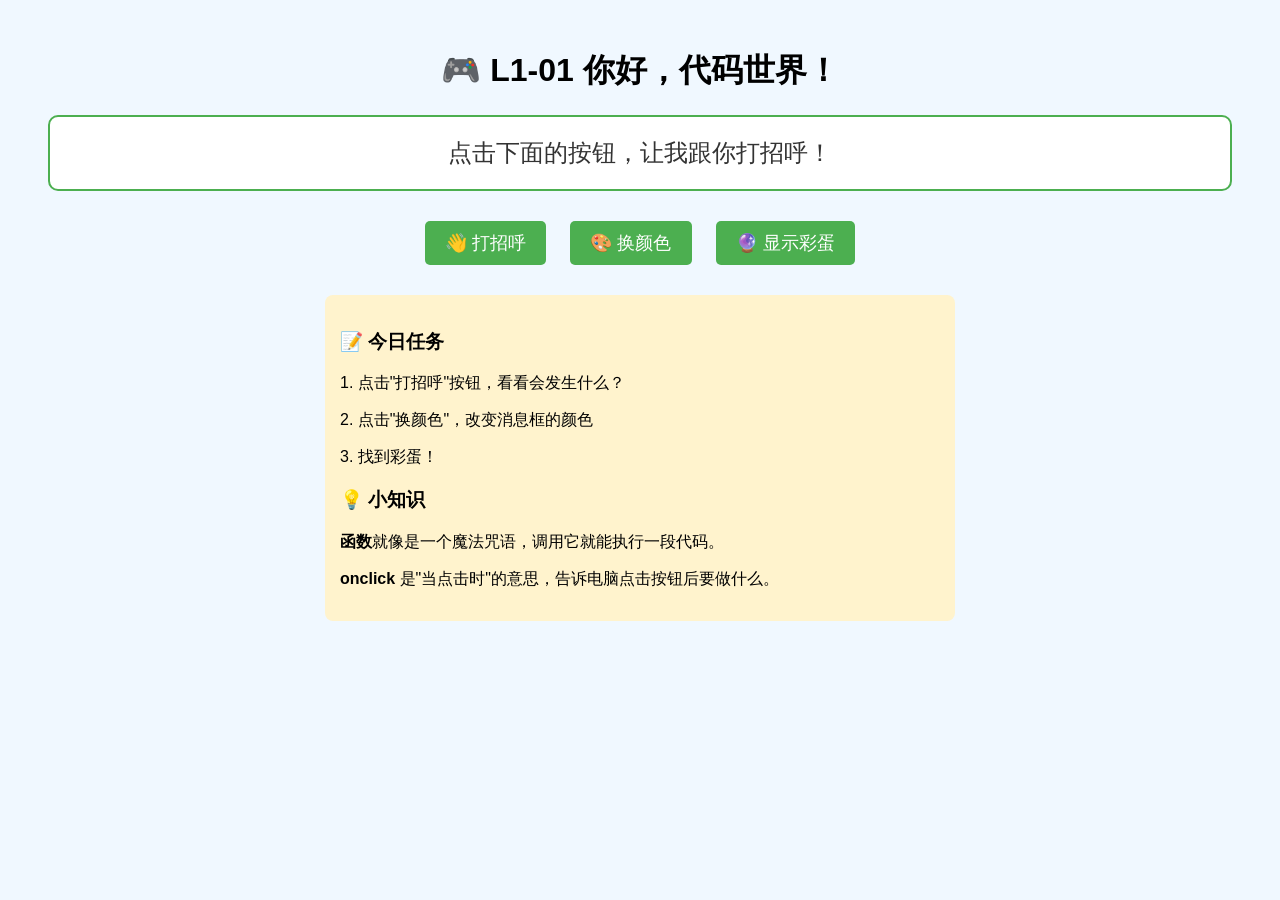
<file: levels/level1/01-hello-code/index.html>
<!DOCTYPE html>
<html lang="zh-CN">
<head>
    <meta charset="UTF-8">
    <meta name="viewport" content="width=device-width, initial-scale=1.0">
    <title>L1-01 你好，代码世界</title>
    <style>
        body {
            font-family: Arial, sans-serif;
            text-align: center;
            padding: 20px;
            background: #f0f8ff;
        }
        #message {
            font-size: 24px;
            color: #333;
            margin: 20px;
            padding: 20px;
            border: 2px solid #4CAF50;
            border-radius: 10px;
            background: white;
        }
        button {
            font-size: 18px;
            padding: 10px 20px;
            margin: 10px;
            cursor: pointer;
            background: #4CAF50;
            color: white;
            border: none;
            border-radius: 5px;
        }
        button:hover {
            background: #45a049;
        }
        .task {
            background: #fff3cd;
            padding: 15px;
            margin: 20px auto;
            max-width: 600px;
            border-radius: 8px;
            text-align: left;
        }
    </style>
</head>
<body>
    <h1>🎮 L1-01 你好，代码世界！</h1>
    
    <div id="message">点击下面的按钮，让我跟你打招呼！</div>
    
    <button onclick="sayHello()">👋 打招呼</button>
    <button onclick="changeColor()">🎨 换颜色</button>
    <button onclick="showSecret()">🔮 显示彩蛋</button>
    
    <div class="task">
        <h3>📝 今日任务</h3>
        <p>1. 点击"打招呼"按钮，看看会发生什么？</p>
        <p>2. 点击"换颜色"，改变消息框的颜色</p>
        <p>3. 找到彩蛋！</p>
        
        <h3>💡 小知识</h3>
        <p><strong>函数</strong>就像是一个魔法咒语，调用它就能执行一段代码。</p>
        <p><strong>onclick</strong> 是"当点击时"的意思，告诉电脑点击按钮后要做什么。</p>
    </div>

    <script>
        // 这是第一个函数 - 打招呼
        function sayHello() {
            let messages = [
                "你好，小程序员！👋",
                "欢迎来到代码世界！🚀",
                "今天我们要学习编程啦！💻",
                "你准备好了吗？😄"
            ];
            // 随机选一个消息
            let randomIndex = Math.floor(Math.random() * messages.length);
            document.getElementById("message").innerText = messages[randomIndex];
        }
        
        // 改变颜色的函数
        function changeColor() {
            let colors = ["#ffebee", "#e3f2fd", "#e8f5e9", "#fff3e0", "#f3e5f5"];
            let randomColor = colors[Math.floor(Math.random() * colors.length)];
            document.getElementById("message").style.background = randomColor;
        }
        
        // 彩蛋函数
        function showSecret() {
            alert("🎉 恭喜你发现了彩蛋！\n\n编程就像寻宝，继续探索吧！");
        }
    </script>
</body>
</html>
</file>
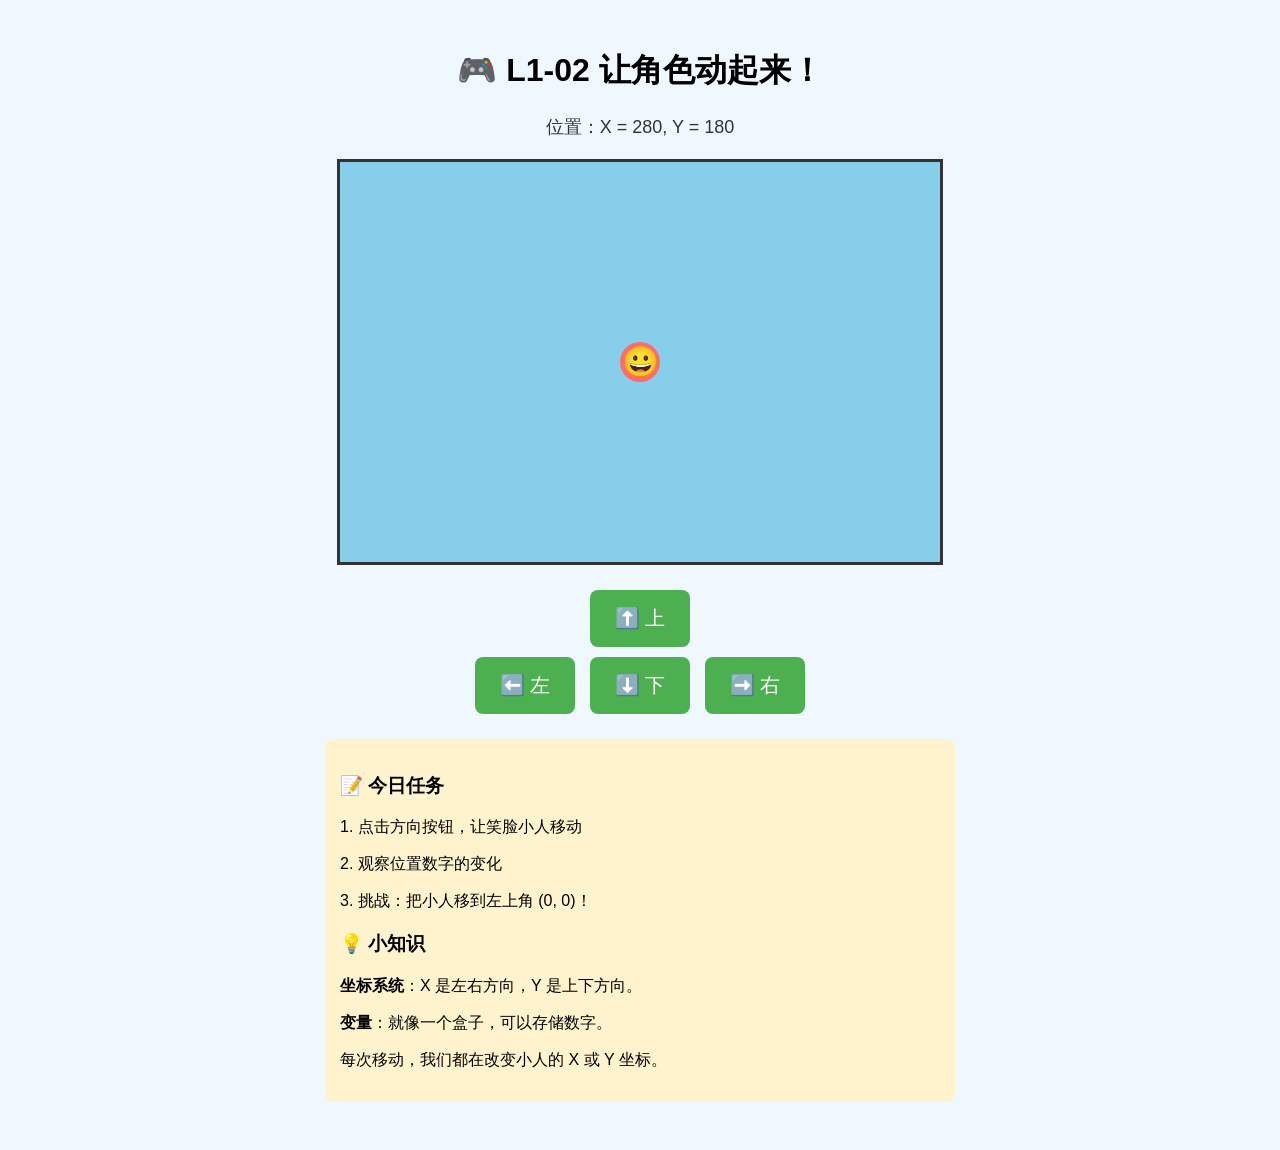
<file: levels/level1/02-moving/index.html>
<!DOCTYPE html>
<html lang="zh-CN">
<head>
    <meta charset="UTF-8">
    <meta name="viewport" content="width=device-width, initial-scale=1.0">
    <title>L1-02 让角色动起来</title>
    <style>
        body {
            font-family: Arial, sans-serif;
            text-align: center;
            padding: 20px;
            background: #f0f8ff;
        }
        #gameArea {
            width: 600px;
            height: 400px;
            border: 3px solid #333;
            margin: 20px auto;
            background: #87CEEB;
            position: relative;
            overflow: hidden;
        }
        #player {
            width: 40px;
            height: 40px;
            background: #FF6B6B;
            border-radius: 50%;
            position: absolute;
            left: 280px;
            top: 180px;
            font-size: 30px;
            text-align: center;
            line-height: 40px;
            transition: all 0.1s;
        }
        .controls {
            margin: 20px;
        }
        .controls button {
            font-size: 20px;
            padding: 15px 25px;
            margin: 5px;
            cursor: pointer;
            background: #4CAF50;
            color: white;
            border: none;
            border-radius: 8px;
        }
        .position {
            font-size: 18px;
            color: #333;
            margin: 10px;
        }
        .task {
            background: #fff3cd;
            padding: 15px;
            margin: 20px auto;
            max-width: 600px;
            border-radius: 8px;
            text-align: left;
        }
    </style>
</head>
<body>
    <h1>🎮 L1-02 让角色动起来！</h1>
    
    <div class="position">
        位置：X = <span id="posX">280</span>, Y = <span id="posY">180</span>
    </div>
    
    <div id="gameArea">
        <div id="player">😀</div>
    </div>
    
    <div class="controls">
        <button onclick="moveUp()">⬆️ 上</button><br>
        <button onclick="moveLeft()">⬅️ 左</button>
        <button onclick="moveDown()">⬇️ 下</button>
        <button onclick="moveRight()">➡️ 右</button>
    </div>
    
    <div class="task">
        <h3>📝 今日任务</h3>
        <p>1. 点击方向按钮，让笑脸小人移动</p>
        <p>2. 观察位置数字的变化</p>
        <p>3. 挑战：把小人移到左上角 (0, 0)！</p>
        
        <h3>💡 小知识</h3>
        <p><strong>坐标系统</strong>：X 是左右方向，Y 是上下方向。</p>
        <p><strong>变量</strong>：就像一个盒子，可以存储数字。</p>
        <p>每次移动，我们都在改变小人的 X 或 Y 坐标。</p>
    </div>

    <script>
        // 玩家位置变量
        let playerX = 280;
        let playerY = 180;
        let step = 20;  // 每次移动的步数
        
        // 获取玩家元素
        let player = document.getElementById("player");
        
        // 更新位置显示
        function updatePosition() {
            player.style.left = playerX + "px";
            player.style.top = playerY + "px";
            document.getElementById("posX").innerText = playerX;
            document.getElementById("posY").innerText = playerY;
        }
        
        // 向上移动
        function moveUp() {
            if (playerY > 0) {
                playerY = playerY - step;
                updatePosition();
            }
        }
        
        // 向下移动
        function moveDown() {
            if (playerY < 360) {
                playerY = playerY + step;
                updatePosition();
            }
        }
        
        // 向左移动
        function moveLeft() {
            if (playerX > 0) {
                playerX = playerX - step;
                updatePosition();
            }
        }
        
        // 向右移动
        function moveRight() {
            if (playerX < 560) {
                playerX = playerX + step;
                updatePosition();
            }
        }
        
        // 添加键盘控制
        document.addEventListener("keydown", function(event) {
            if (event.key === "ArrowUp") moveUp();
            if (event.key === "ArrowDown") moveDown();
            if (event.key === "ArrowLeft") moveLeft();
            if (event.key === "ArrowRight") moveRight();
        });
    </script>
</body>
</html>
</file>
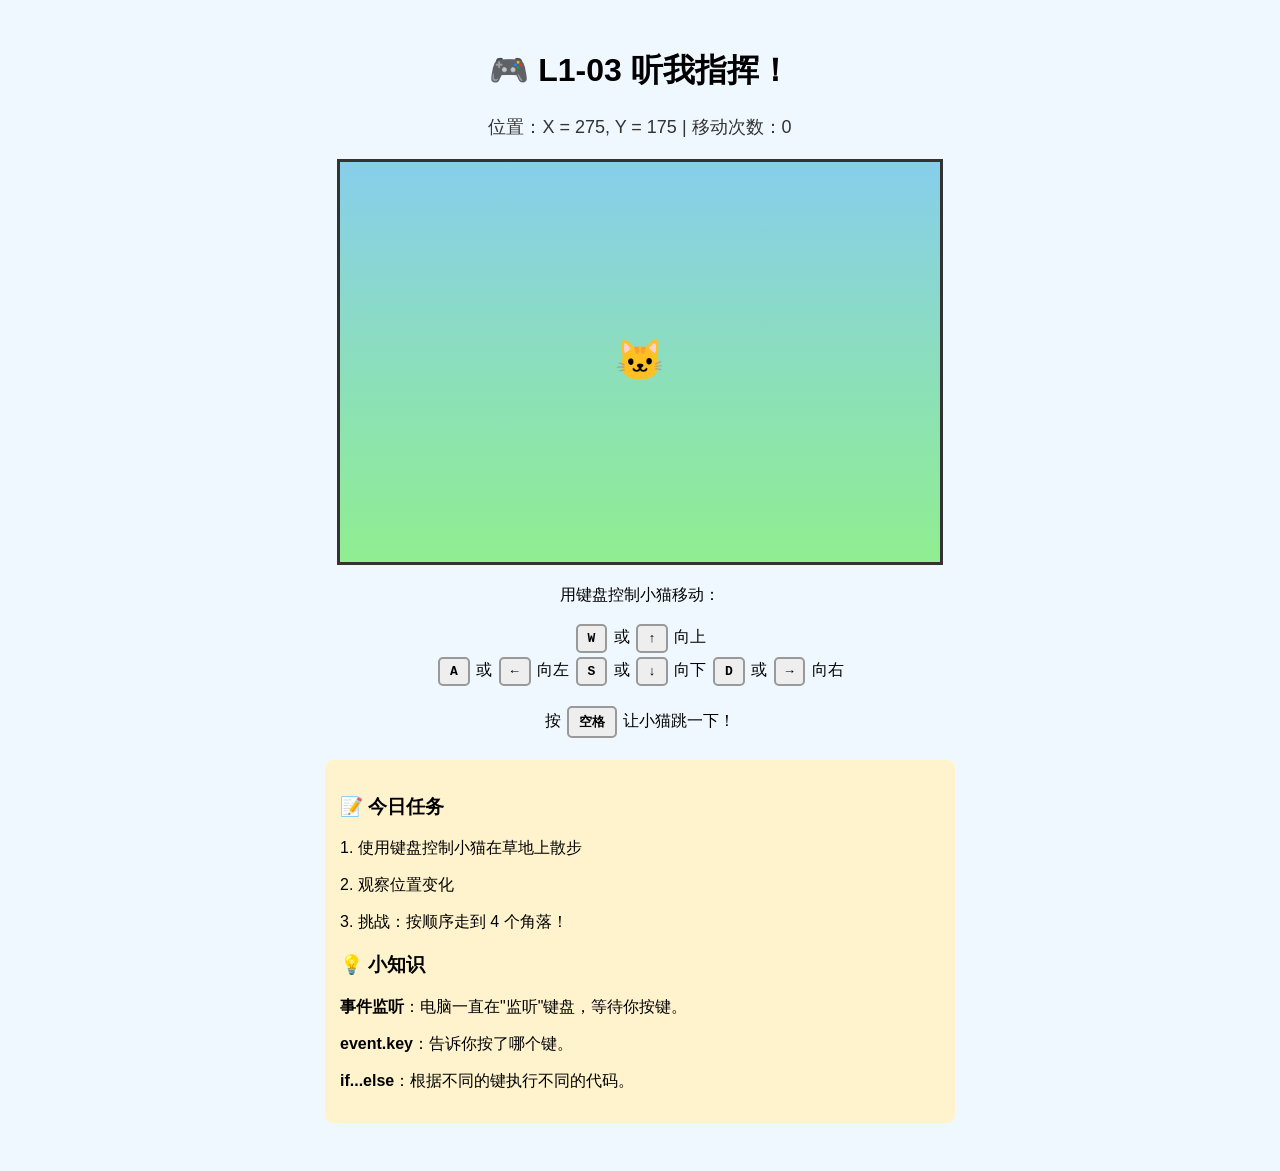
<file: levels/level1/03-keyboard/index.html>
<!DOCTYPE html>
<html lang="zh-CN">
<head>
    <meta charset="UTF-8">
    <meta name="viewport" content="width=device-width, initial-scale=1.0">
    <title>L1-03 听我指挥 - 键盘控制</title>
    <style>
        body {
            font-family: Arial, sans-serif;
            text-align: center;
            padding: 20px;
            background: #f0f8ff;
        }
        #gameArea {
            width: 600px;
            height: 400px;
            border: 3px solid #333;
            margin: 20px auto;
            background: linear-gradient(to bottom, #87CEEB 0%, #90EE90 100%);
            position: relative;
            overflow: hidden;
        }
        #player {
            width: 50px;
            height: 50px;
            font-size: 40px;
            position: absolute;
            left: 275px;
            top: 175px;
            transition: all 0.08s;
        }
        .controls {
            margin: 20px;
        }
        .controls button {
            font-size: 20px;
            padding: 15px 25px;
            margin: 5px;
            cursor: pointer;
            background: #4CAF50;
            color: white;
            border: none;
            border-radius: 8px;
        }
        .position {
            font-size: 18px;
            color: #333;
            margin: 10px;
        }
        .task {
            background: #fff3cd;
            padding: 15px;
            margin: 20px auto;
            max-width: 600px;
            border-radius: 8px;
            text-align: left;
        }
        .key {
            display: inline-block;
            background: #eee;
            border: 2px solid #999;
            border-radius: 5px;
            padding: 5px 10px;
            margin: 2px;
            font-family: monospace;
            font-weight: bold;
        }
    </style>
</head>
<body>
    <h1>🎮 L1-03 听我指挥！</h1>
    
    <div class="position">
        位置：X = <span id="posX">275</span>, Y = <span id="posY">175</span>
        | 移动次数：<span id="moveCount">0</span>
    </div>
    
    <div id="gameArea">
        <div id="player">🐱</div>
    </div>
    
    <div class="controls">
        <p>用键盘控制小猫移动：</p>
        <div>
            <span class="key">W</span> 或 <span class="key">↑</span> 向上
        </div>
        <div>
            <span class="key">A</span> 或 <span class="key">←</span> 向左
            <span class="key">S</span> 或 <span class="key">↓</span> 向下
            <span class="key">D</span> 或 <span class="key">→</span> 向右
        </div>
        <p>按 <span class="key">空格</span> 让小猫跳一下！</p>
    </div>
    
    <div class="task">
        <h3>📝 今日任务</h3>
        <p>1. 使用键盘控制小猫在草地上散步</p>
        <p>2. 观察位置变化</p>
        <p>3. 挑战：按顺序走到 4 个角落！</p>
        
        <h3>💡 小知识</h3>
        <p><strong>事件监听</strong>：电脑一直在"监听"键盘，等待你按键。</p>
        <p><strong>event.key</strong>：告诉你按了哪个键。</p>
        <p><strong>if...else</strong>：根据不同的键执行不同的代码。</p>
    </div>

    <script>
        let playerX = 275;
        let playerY = 175;
        let step = 25;
        let moves = 0;
        
        let player = document.getElementById("player");
        
        function updatePosition() {
            player.style.left = playerX + "px";
            player.style.top = playerY + "px";
            document.getElementById("posX").innerText = playerX;
            document.getElementById("posY").innerText = playerY;
            moves++;
            document.getElementById("moveCount").innerText = moves;
        }
        
        function moveUp() {
            if (playerY > 0) {
                playerY = playerY - step;
                player.innerHTML = "🐱";
                updatePosition();
            }
        }
        
        function moveDown() {
            if (playerY < 350) {
                playerY = playerY + step;
                player.innerHTML = "🐱";
                updatePosition();
            }
        }
        
        function moveLeft() {
            if (playerX > 0) {
                playerX = playerX - step;
                player.innerHTML = "🐈";
                updatePosition();
            }
        }
        
        function moveRight() {
            if (playerX < 550) {
                playerX = playerX + step;
                player.innerHTML = "🐈";
                updatePosition();
            }
        }
        
        function jump() {
            player.innerHTML = "🙀";
            setTimeout(() => {
                player.innerHTML = "🐱";
            }, 300);
        }
        
        document.addEventListener("keydown", function(event) {
            console.log("按下的键:", event.key);
            
            if (event.key === "w" || event.key === "W" || event.key === "ArrowUp") {
                moveUp();
            }
            if (event.key === "s" || event.key === "S" || event.key === "ArrowDown") {
                moveDown();
            }
            if (event.key === "a" || event.key === "A" || event.key === "ArrowLeft") {
                moveLeft();
            }
            if (event.key === "d" || event.key === "D" || event.key === "ArrowRight") {
                moveRight();
            }
            if (event.key === " ") {
                jump();
            }
        });
    </script>
</body>
</html>
</file>
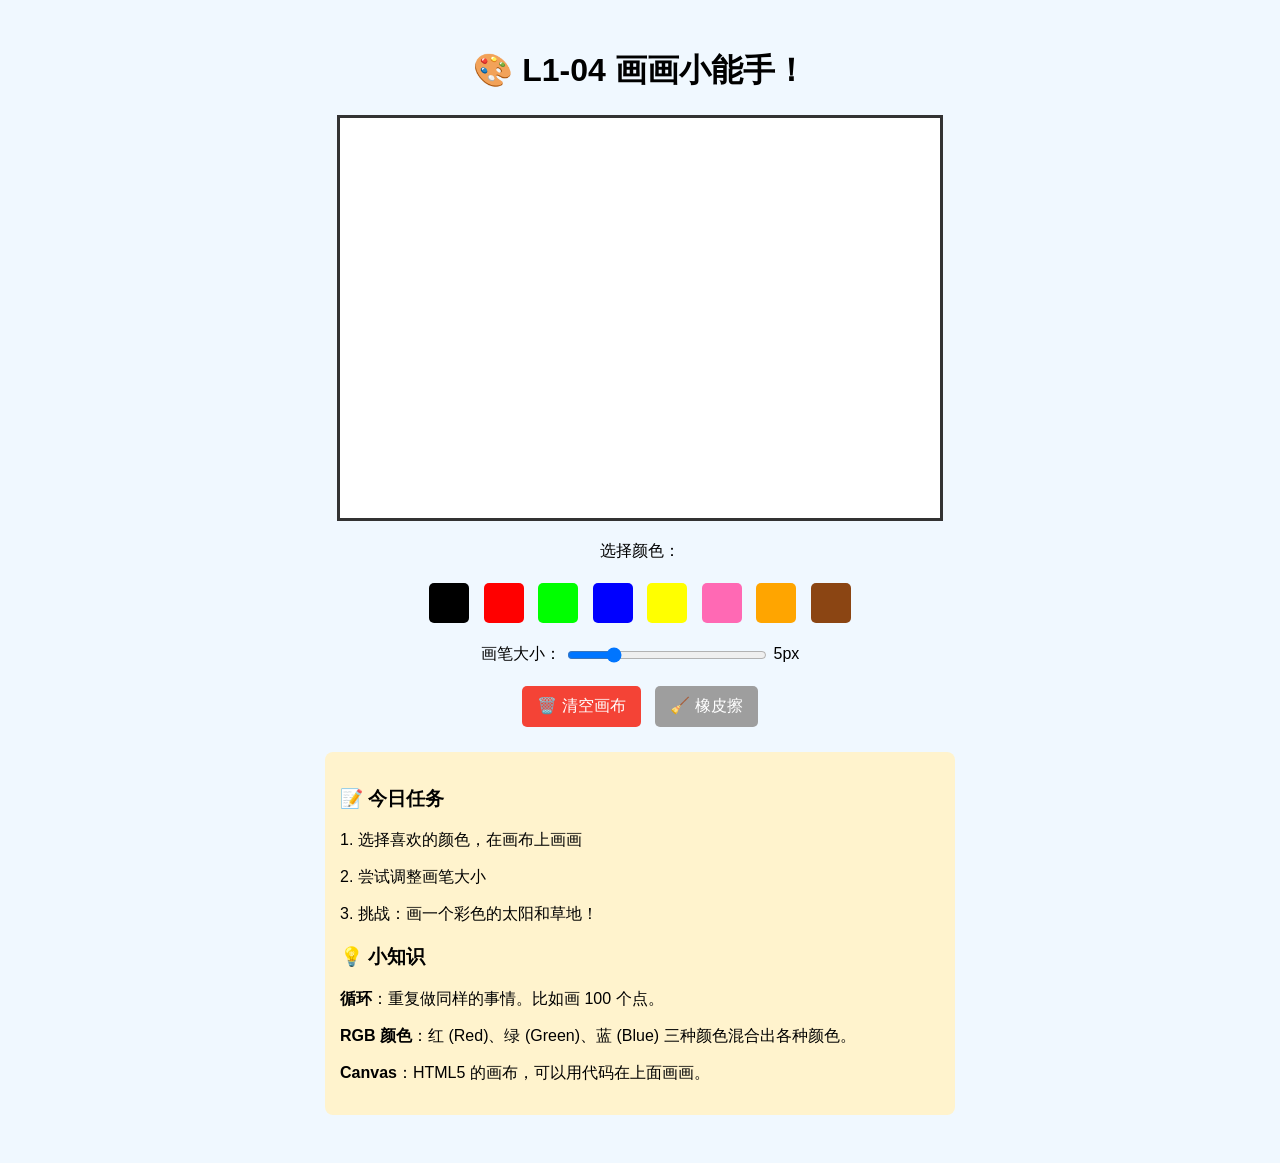
<file: levels/level1/04-drawing/index.html>
<!DOCTYPE html>
<html lang="zh-CN">
<head>
    <meta charset="UTF-8">
    <meta name="viewport" content="width=device-width, initial-scale=1.0">
    <title>L1-04 画画小能手</title>
    <style>
        body {
            font-family: Arial, sans-serif;
            text-align: center;
            padding: 20px;
            background: #f0f8ff;
        }
        #canvas {
            border: 3px solid #333;
            background: white;
            cursor: crosshair;
            margin: 10px auto;
            display: block;
        }
        .controls {
            margin: 20px;
        }
        .controls button {
            font-size: 16px;
            padding: 10px 15px;
            margin: 5px;
            cursor: pointer;
            border: none;
            border-radius: 5px;
        }
        .color-btn {
            width: 40px;
            height: 40px;
            border: 2px solid #333;
        }
        .task {
            background: #fff3cd;
            padding: 15px;
            margin: 20px auto;
            max-width: 600px;
            border-radius: 8px;
            text-align: left;
        }
        .size-slider {
            width: 200px;
            vertical-align: middle;
        }
    </style>
</head>
<body>
    <h1>🎨 L1-04 画画小能手！</h1>
    
    <canvas id="canvas" width="600" height="400"></canvas>
    
    <div class="controls">
        <p>选择颜色：</p>
        <button class="color-btn" style="background: #000000;" onclick="setColor('#000000')"></button>
        <button class="color-btn" style="background: #FF0000;" onclick="setColor('#FF0000')"></button>
        <button class="color-btn" style="background: #00FF00;" onclick="setColor('#00FF00')"></button>
        <button class="color-btn" style="background: #0000FF;" onclick="setColor('#0000FF')"></button>
        <button class="color-btn" style="background: #FFFF00;" onclick="setColor('#FFFF00')"></button>
        <button class="color-btn" style="background: #FF69B4;" onclick="setColor('#FF69B4')"></button>
        <button class="color-btn" style="background: #FFA500;" onclick="setColor('#FFA500')"></button>
        <button class="color-btn" style="background: #8B4513;" onclick="setColor('#8B4513')"></button>
        
        <p>
            画笔大小：
            <input type="range" class="size-slider" min="1" max="20" value="5" id="sizeSlider" oninput="setSize(this.value)">
            <span id="sizeValue">5</span>px
        </p>
        
        <button onclick="clearCanvas()" style="background: #f44336; color: white;">🗑️ 清空画布</button>
        <button onclick="eraser()" style="background: #9e9e9e; color: white;">🧹 橡皮擦</button>
    </div>
    
    <div class="task">
        <h3>📝 今日任务</h3>
        <p>1. 选择喜欢的颜色，在画布上画画</p>
        <p>2. 尝试调整画笔大小</p>
        <p>3. 挑战：画一个彩色的太阳和草地！</p>
        
        <h3>💡 小知识</h3>
        <p><strong>循环</strong>：重复做同样的事情。比如画 100 个点。</p>
        <p><strong>RGB 颜色</strong>：红 (Red)、绿 (Green)、蓝 (Blue) 三种颜色混合出各种颜色。</p>
        <p><strong>Canvas</strong>：HTML5 的画布，可以用代码在上面画画。</p>
    </div>

    <script>
        let canvas = document.getElementById("canvas");
        let ctx = canvas.getContext("2d");
        
        let isDrawing = false;
        let currentColor = "#000000";
        let currentSize = 5;
        
        canvas.addEventListener("mousedown", startDrawing);
        canvas.addEventListener("mousemove", draw);
        canvas.addEventListener("mouseup", stopDrawing);
        canvas.addEventListener("mouseout", stopDrawing);
        
        function startDrawing(event) {
            isDrawing = true;
            draw(event);
        }
        
        function draw(event) {
            if (!isDrawing) return;
            
            let rect = canvas.getBoundingClientRect();
            let x = event.clientX - rect.left;
            let y = event.clientY - rect.top;
            
            ctx.fillStyle = currentColor;
            ctx.beginPath();
            ctx.arc(x, y, currentSize / 2, 0, Math.PI * 2);
            ctx.fill();
        }
        
        function stopDrawing() {
            isDrawing = false;
        }
        
        function setColor(color) {
            currentColor = color;
        }
        
        function setSize(size) {
            currentSize = size;
            document.getElementById("sizeValue").innerText = size;
        }
        
        function clearCanvas() {
            ctx.clearRect(0, 0, canvas.width, canvas.height);
        }
        
        function eraser() {
            currentColor = "#FFFFFF";
        }
        
        // 画彩虹示例
        function drawRainbow() {
            let colors = ["#FF0000", "#FFA500", "#FFFF00", "#00FF00", "#0000FF", "#4B0082", "#8B4513"];
            for (let i = 0; i < colors.length; i++) {
                ctx.fillStyle = colors[i];
                ctx.fillRect(50 + i * 80, 50, 70, 300);
            }
        }
        
        // 按 R 键画彩虹
        document.addEventListener("keydown", function(event) {
            if (event.key === "r" || event.key === "R") {
                drawRainbow();
            }
        });
    </script>
</body>
</html>
</file>
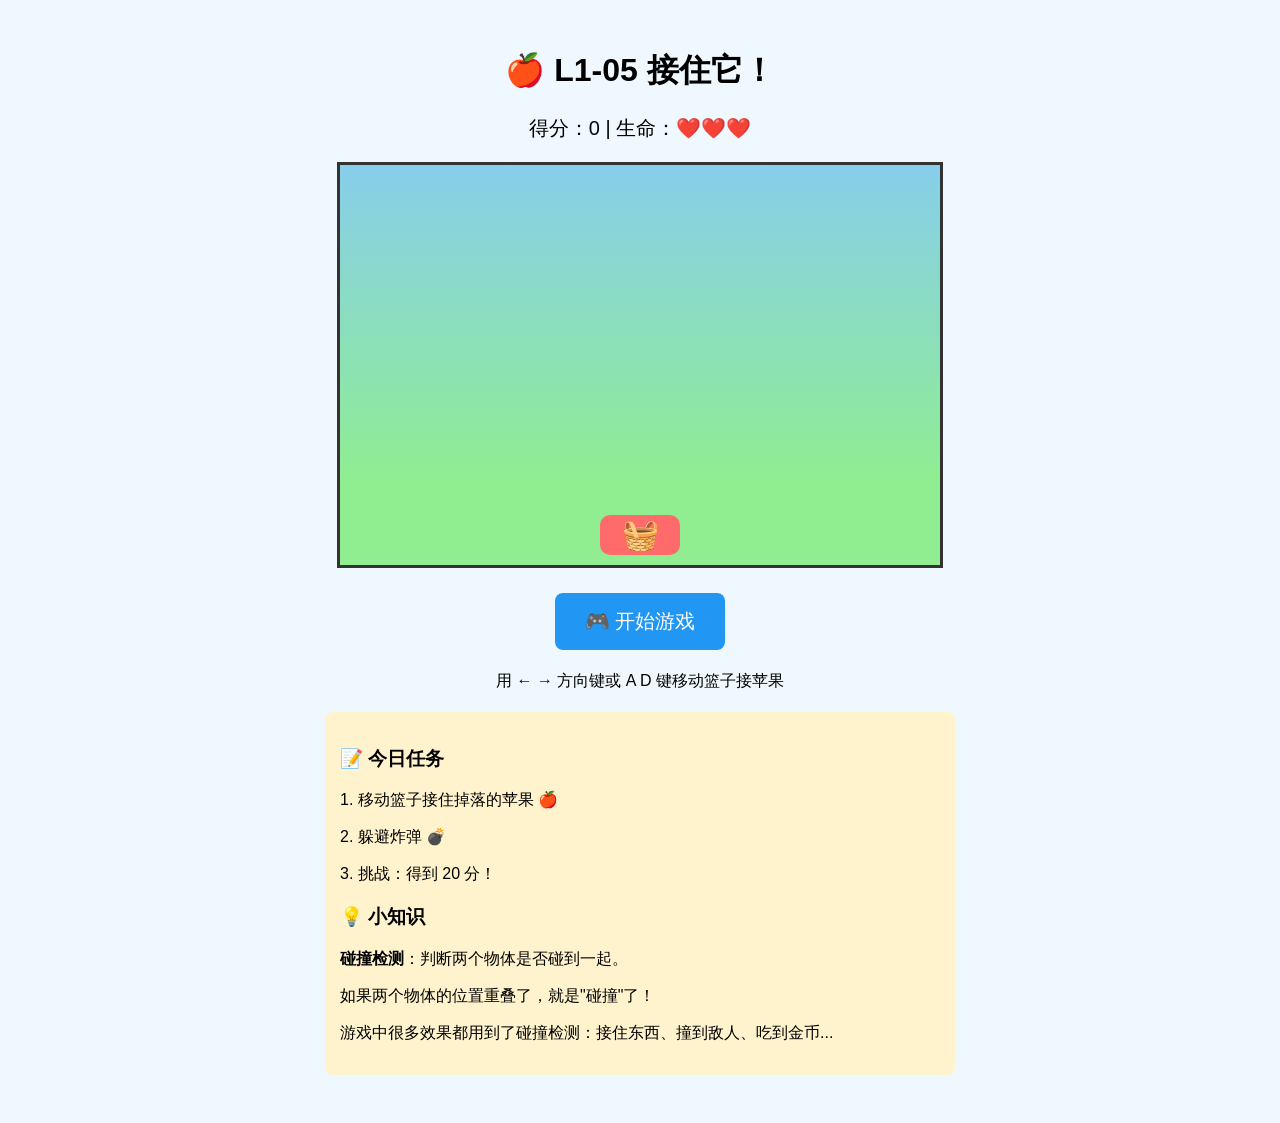
<file: levels/level1/05-catch/index.html>
<!DOCTYPE html>
<html lang="zh-CN">
<head>
    <meta charset="UTF-8">
    <meta name="viewport" content="width=device-width, initial-scale=1.0">
    <title>L1-05 接住它！</title>
    <style>
        body {
            font-family: Arial, sans-serif;
            text-align: center;
            padding: 20px;
            background: #f0f8ff;
        }
        #gameArea {
            width: 600px;
            height: 400px;
            border: 3px solid #333;
            margin: 20px auto;
            background: linear-gradient(to bottom, #87CEEB 0%, #90EE90 80%);
            position: relative;
            overflow: hidden;
        }
        #player {
            width: 80px;
            height: 40px;
            background: #FF6B6B;
            border-radius: 10px;
            position: absolute;
            left: 260px;
            bottom: 10px;
            font-size: 30px;
            text-align: center;
            line-height: 40px;
        }
        .falling {
            width: 40px;
            height: 40px;
            font-size: 30px;
            position: absolute;
            text-align: center;
        }
        .score-board {
            font-size: 20px;
            margin: 10px;
        }
        .controls {
            margin: 20px;
        }
        .controls button {
            font-size: 18px;
            padding: 12px 20px;
            margin: 5px;
            cursor: pointer;
            background: #4CAF50;
            color: white;
            border: none;
            border-radius: 8px;
        }
        .task {
            background: #fff3cd;
            padding: 15px;
            margin: 20px auto;
            max-width: 600px;
            border-radius: 8px;
            text-align: left;
        }
        #startBtn {
            font-size: 20px;
            padding: 15px 30px;
            background: #2196F3;
        }
    </style>
</head>
<body>
    <h1>🍎 L1-05 接住它！</h1>
    
    <div class="score-board">
        得分：<span id="score">0</span> | 生命：<span id="lives">❤️❤️❤️</span>
    </div>
    
    <div id="gameArea">
        <div id="player">🧺</div>
    </div>
    
    <div class="controls">
        <button id="startBtn" onclick="startGame()">🎮 开始游戏</button>
        <p>用 ← → 方向键或 A D 键移动篮子接苹果</p>
    </div>
    
    <div class="task">
        <h3>📝 今日任务</h3>
        <p>1. 移动篮子接住掉落的苹果 🍎</p>
        <p>2. 躲避炸弹 💣</p>
        <p>3. 挑战：得到 20 分！</p>
        
        <h3>💡 小知识</h3>
        <p><strong>碰撞检测</strong>：判断两个物体是否碰到一起。</p>
        <p>如果两个物体的位置重叠了，就是"碰撞"了！</p>
        <p>游戏中很多效果都用到了碰撞检测：接住东西、撞到敌人、吃到金币...</p>
    </div>

    <script>
        let gameArea = document.getElementById("gameArea");
        let player = document.getElementById("player");
        let scoreElement = document.getElementById("score");
        let livesElement = document.getElementById("lives");
        
        let playerX = 260;
        let score = 0;
        let lives = 3;
        let gameRunning = false;
        let fallInterval = null;
        let moveInterval = null;
        
        function startGame() {
            if (gameRunning) return;
            
            // 重置游戏
            score = 0;
            lives = 3;
            playerX = 260;
            updateScore();
            updateLives();
            player.style.left = playerX + "px";
            
            // 清除旧的掉落物
            let oldFalling = document.querySelectorAll(".falling");
            oldFalling.forEach(item => item.remove());
            
            gameRunning = true;
            document.getElementById("startBtn").innerText = "🎮 游戏中...";
            
            // 开始生成掉落物
            fallInterval = setInterval(createFallingObject, 1000);
            
            // 开始移动掉落物
            moveInterval = setInterval(moveFallingObjects, 50);
        }
        
        function createFallingObject() {
            if (!gameRunning) return;
            
            let item = document.createElement("div");
            item.className = "falling";
            
            // 80% 概率是苹果，20% 概率是炸弹
            if (Math.random() < 0.8) {
                item.innerHTML = "🍎";
                item.dataset.type = "apple";
            } else {
                item.innerHTML = "💣";
                item.dataset.type = "bomb";
            }
            
            item.style.left = Math.random() * 560 + "px";
            item.style.top = "0px";
            gameArea.appendChild(item);
        }
        
        function moveFallingObjects() {
            if (!gameRunning) return;
            
            let fallingItems = document.querySelectorAll(".falling");
            let playerRect = player.getBoundingClientRect();
            
            fallingItems.forEach(item => {
                let top = parseInt(item.style.top || 0);
                top += 3; // 下落速度
                item.style.top = top + "px";
                
                // 检查是否接住
                if (top >= 350 && top <= 370) {
                    let itemRect = item.getBoundingClientRect();
                    let itemLeft = parseInt(item.style.left || 0);
                    
                    // 碰撞检测
                    if (itemLeft + 40 > playerX && itemLeft < playerX + 80) {
                        if (item.dataset.type === "apple") {
                            score++;
                            updateScore();
                        } else {
                            lives--;
                            updateLives();
                            if (lives <= 0) {
                                gameOver();
                            }
                        }
                        item.remove();
                    }
                }
                
                // 超出底部
                if (top > 400) {
                    item.remove();
                }
            });
        }
        
        function updateScore() {
            scoreElement.innerText = score;
        }
        
        function updateLives() {
            let hearts = "";
            for (let i = 0; i < lives; i++) {
                hearts += "❤️";
            }
            livesElement.innerText = hearts;
        }
        
        function gameOver() {
            gameRunning = false;
            clearInterval(fallInterval);
            clearInterval(moveInterval);
            document.getElementById("startBtn").innerText = "🎮 重新开始";
            alert("游戏结束！你的得分是：" + score);
        }
        
        // 键盘控制
        document.addEventListener("keydown", function(event) {
            if (!gameRunning) return;
            
            if (event.key === "ArrowLeft" || event.key === "a" || event.key === "A") {
                if (playerX > 0) {
                    playerX -= 30;
                    player.style.left = playerX + "px";
                }
            }
            if (event.key === "ArrowRight" || event.key === "d" || event.key === "D") {
                if (playerX < 520) {
                    playerX += 30;
                    player.style.left = playerX + "px";
                }
            }
        });
    </script>
</body>
</html>
</file>
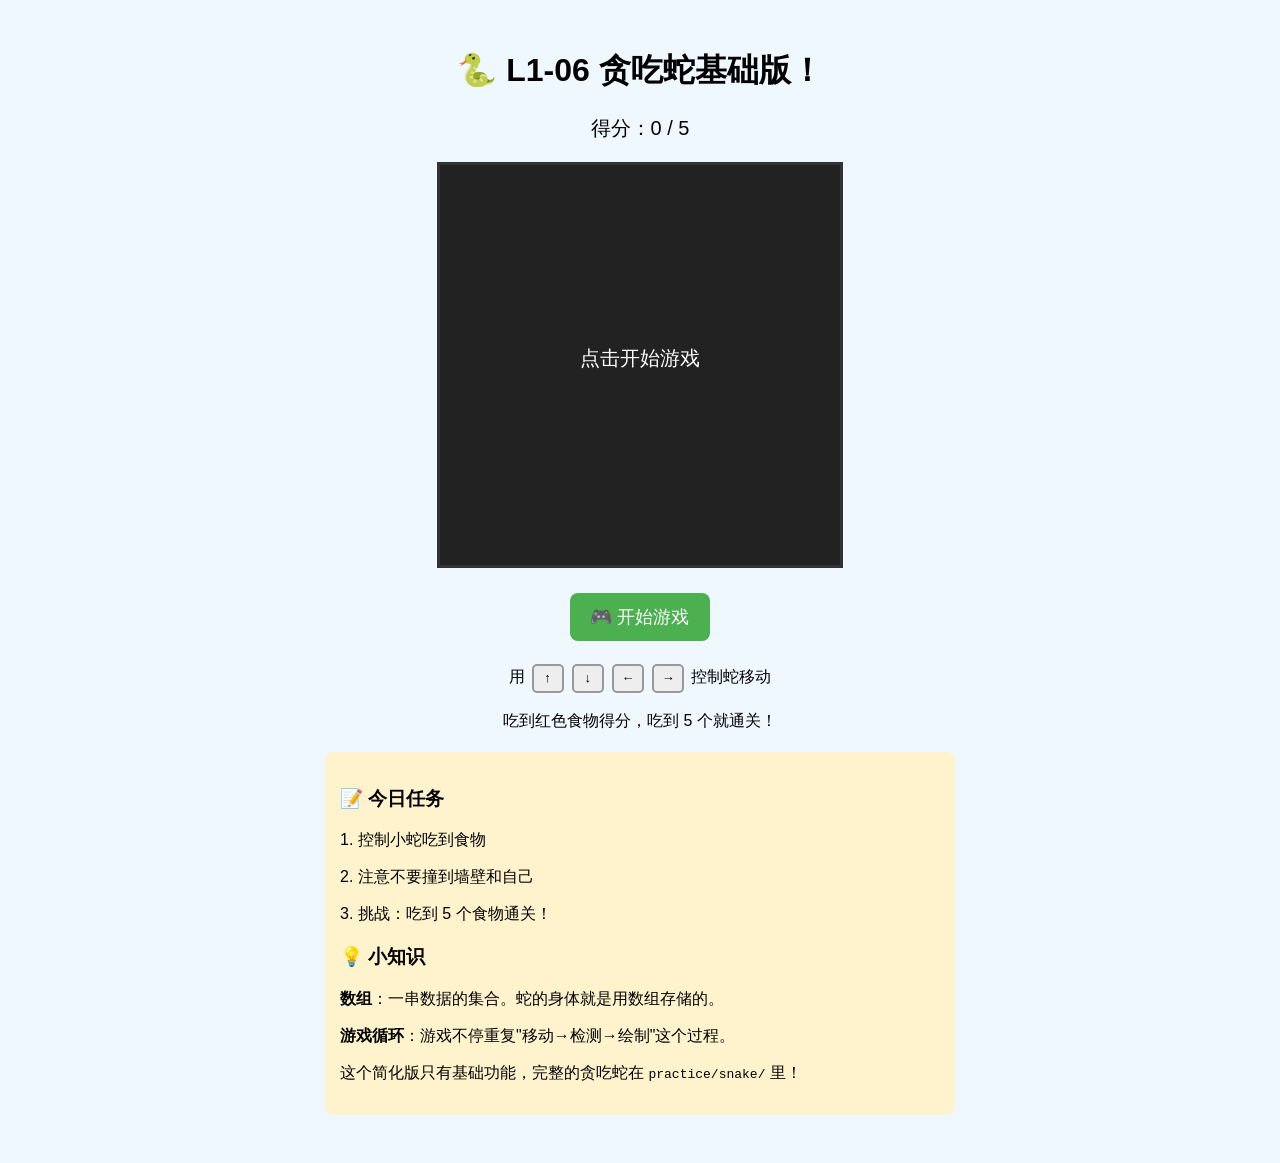
<file: levels/level1/06-snake-basic/index.html>
<!DOCTYPE html>
<html lang="zh-CN">
<head>
    <meta charset="UTF-8">
    <meta name="viewport" content="width=device-width, initial-scale=1.0">
    <title>L1-06 贪吃蛇基础版</title>
    <style>
        body {
            font-family: Arial, sans-serif;
            text-align: center;
            padding: 20px;
            background: #f0f8ff;
        }
        #gameCanvas {
            border: 3px solid #333;
            background: #222;
            margin: 20px auto;
            display: block;
        }
        .score-board {
            font-size: 20px;
            margin: 10px;
        }
        .controls {
            margin: 20px;
        }
        .controls button {
            font-size: 18px;
            padding: 12px 20px;
            margin: 5px;
            cursor: pointer;
            background: #4CAF50;
            color: white;
            border: none;
            border-radius: 8px;
        }
        .task {
            background: #fff3cd;
            padding: 15px;
            margin: 20px auto;
            max-width: 600px;
            border-radius: 8px;
            text-align: left;
        }
        .key {
            display: inline-block;
            background: #eee;
            border: 2px solid #999;
            border-radius: 5px;
            padding: 5px 10px;
            margin: 2px;
            font-family: monospace;
            font-weight: bold;
        }
    </style>
</head>
<body>
    <h1>🐍 L1-06 贪吃蛇基础版！</h1>
    
    <div class="score-board">
        得分：<span id="score">0</span> / 5
    </div>
    
    <canvas id="gameCanvas" width="400" height="400"></canvas>
    
    <div class="controls">
        <button id="startBtn" onclick="startGame()">🎮 开始游戏</button>
        <p>用 <span class="key">↑</span> <span class="key">↓</span> <span class="key">←</span> <span class="key">→</span> 控制蛇移动</p>
        <p>吃到红色食物得分，吃到 5 个就通关！</p>
    </div>
    
    <div class="task">
        <h3>📝 今日任务</h3>
        <p>1. 控制小蛇吃到食物</p>
        <p>2. 注意不要撞到墙壁和自己</p>
        <p>3. 挑战：吃到 5 个食物通关！</p>
        
        <h3>💡 小知识</h3>
        <p><strong>数组</strong>：一串数据的集合。蛇的身体就是用数组存储的。</p>
        <p><strong>游戏循环</strong>：游戏不停重复"移动→检测→绘制"这个过程。</p>
        <p>这个简化版只有基础功能，完整的贪吃蛇在 <code>practice/snake/</code> 里！</p>
    </div>

    <script>
        let canvas = document.getElementById("gameCanvas");
        let ctx = canvas.getContext("2d");
        
        let box = 20;
        let snake = [];
        let food = {};
        let direction = "";
        let score = 0;
        let game = null;
        let gameRunning = false;
        
        function initGame() {
            snake = [];
            snake[0] = { x: 10 * box, y: 10 * box };
            direction = "RIGHT";
            score = 0;
            document.getElementById("score").innerText = score;
            generateFood();
        }
        
        function generateFood() {
            food = {
                x: Math.floor(Math.random() * 19) * box,
                y: Math.floor(Math.random() * 19) * box
            };
        }
        
        function draw() {
            // 清空画布
            ctx.fillStyle = "#222";
            ctx.fillRect(0, 0, canvas.width, canvas.height);
            
            // 画蛇
            for (let i = 0; i < snake.length; i++) {
                ctx.fillStyle = (i === 0) ? "#4CAF50" : "#8BC34A";
                ctx.fillRect(snake[i].x, snake[i].y, box, box);
                ctx.strokeStyle = "#333";
                ctx.strokeRect(snake[i].x, snake[i].y, box, box);
            }
            
            // 画食物
            ctx.fillStyle = "#FF5252";
            ctx.fillRect(food.x, food.y, box, box);
            
            // 移动蛇头
            let snakeX = snake[0].x;
            let snakeY = snake[0].y;
            
            if (direction === "LEFT") snakeX -= box;
            if (direction === "UP") snakeY -= box;
            if (direction === "RIGHT") snakeX += box;
            if (direction === "DOWN") snakeY += box;
            
            // 吃到食物
            if (snakeX === food.x && snakeY === food.y) {
                score++;
                document.getElementById("score").innerText = score;
                generateFood();
                
                // 通关判断
                if (score >= 5) {
                    gameOver(true);
                    return;
                }
            } else {
                snake.pop();
            }
            
            // 碰撞检测
            if (snakeX < 0 || snakeY < 0 || 
                snakeX >= canvas.width || snakeY >= canvas.height ||
                collision(snakeX, snakeY)) {
                gameOver(false);
                return;
            }
            
            // 添加新蛇头
            let newHead = { x: snakeX, y: snakeY };
            snake.unshift(newHead);
        }
        
        function collision(x, y) {
            for (let i = 0; i < snake.length; i++) {
                if (x === snake[i].x && y === snake[i].y) {
                    return true;
                }
            }
            return false;
        }
        
        function gameOver(win) {
            gameRunning = false;
            clearInterval(game);
            if (win) {
                alert("🎉 恭喜你通关啦！得分：" + score);
            } else {
                alert("😢 游戏结束！得分：" + score);
            }
            document.getElementById("startBtn").innerText = "🎮 重新开始";
        }
        
        function startGame() {
            if (gameRunning) return;
            
            initGame();
            gameRunning = true;
            document.getElementById("startBtn").innerText = "🎮 游戏中...";
            game = setInterval(draw, 200);
        }
        
        document.addEventListener("keydown", function(event) {
            if (!gameRunning) return;
            
            if (event.keyCode === 37 && direction !== "RIGHT") {
                direction = "LEFT";
            } else if (event.keyCode === 38 && direction !== "DOWN") {
                direction = "UP";
            } else if (event.keyCode === 39 && direction !== "LEFT") {
                direction = "RIGHT";
            } else if (event.keyCode === 40 && direction !== "UP") {
                direction = "DOWN";
            }
        });
        
        // 初始画面
        ctx.fillStyle = "#222";
        ctx.fillRect(0, 0, canvas.width, canvas.height);
        ctx.fillStyle = "#fff";
        ctx.font = "20px Arial";
        ctx.fillText("点击开始游戏", 140, 200);
    </script>
</body>
</html>
</file>
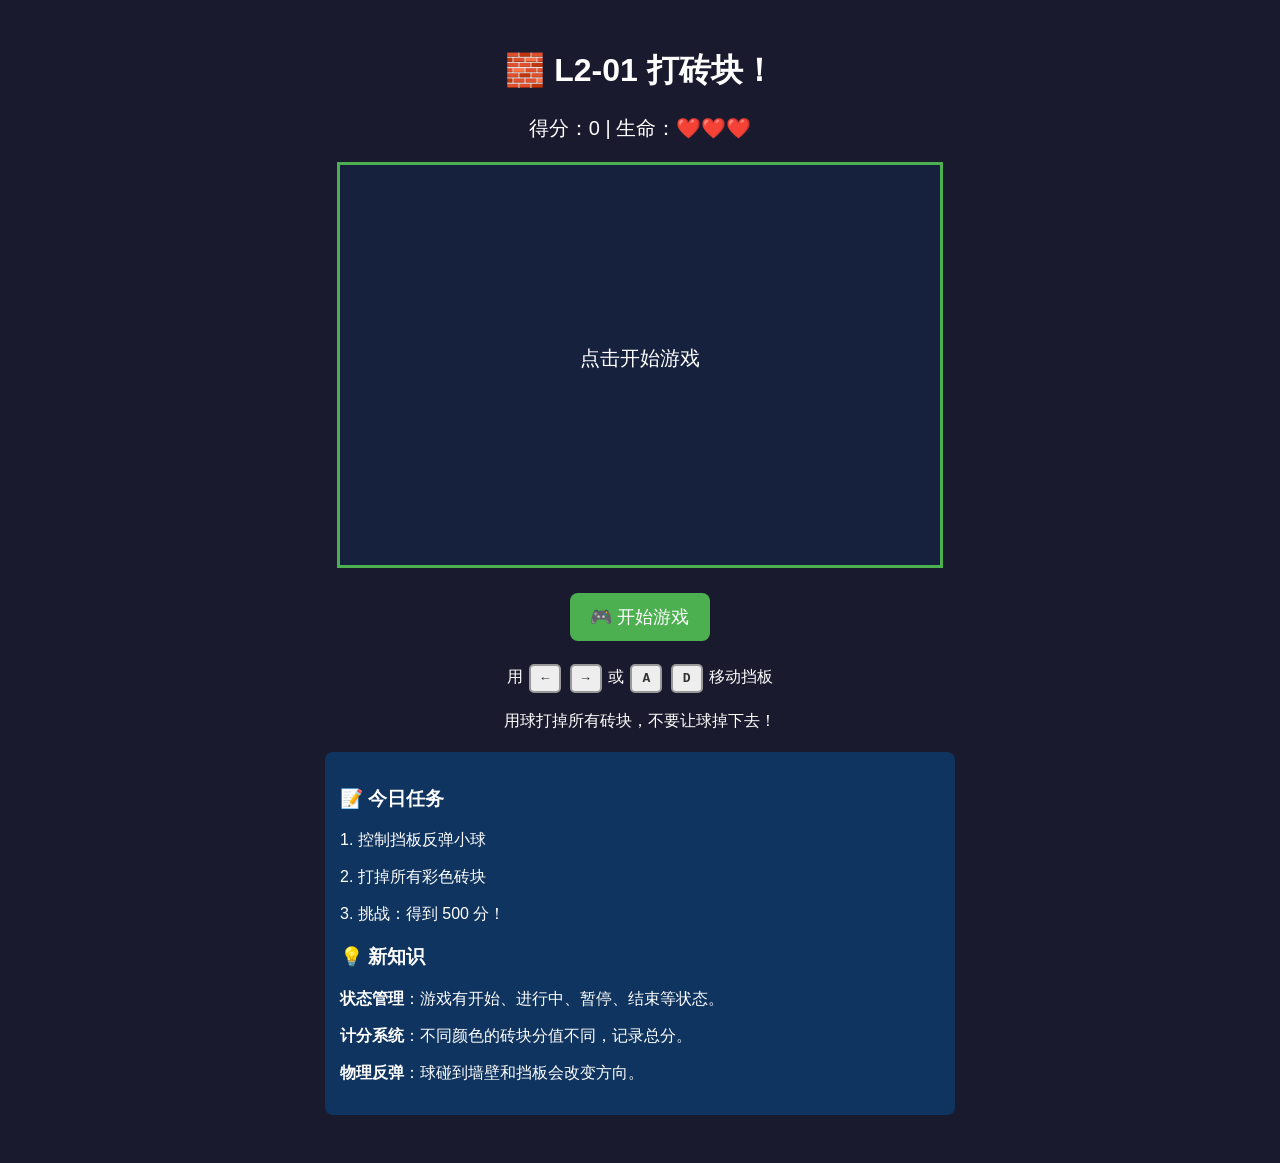
<file: levels/level2/01-breakout/index.html>
<!DOCTYPE html>
<html lang="zh-CN">
<head>
    <meta charset="UTF-8">
    <meta name="viewport" content="width=device-width, initial-scale=1.0">
    <title>L2-01 打砖块</title>
    <style>
        body {
            font-family: Arial, sans-serif;
            text-align: center;
            padding: 20px;
            background: #1a1a2e;
            color: white;
        }
        #gameCanvas {
            border: 3px solid #4CAF50;
            background: #16213e;
            margin: 20px auto;
            display: block;
        }
        .score-board {
            font-size: 20px;
            margin: 10px;
        }
        .controls {
            margin: 20px;
        }
        .controls button {
            font-size: 18px;
            padding: 12px 20px;
            margin: 5px;
            cursor: pointer;
            background: #4CAF50;
            color: white;
            border: none;
            border-radius: 8px;
        }
        .task {
            background: #0f3460;
            padding: 15px;
            margin: 20px auto;
            max-width: 600px;
            border-radius: 8px;
            text-align: left;
        }
        .key {
            display: inline-block;
            background: #eee;
            color: #333;
            border: 2px solid #999;
            border-radius: 5px;
            padding: 5px 10px;
            margin: 2px;
            font-family: monospace;
            font-weight: bold;
        }
    </style>
</head>
<body>
    <h1>🧱 L2-01 打砖块！</h1>
    
    <div class="score-board">
        得分：<span id="score">0</span> | 生命：<span id="lives">❤️❤️❤️</span>
    </div>
    
    <canvas id="gameCanvas" width="600" height="400"></canvas>
    
    <div class="controls">
        <button id="startBtn" onclick="startGame()">🎮 开始游戏</button>
        <p>用 <span class="key">←</span> <span class="key">→</span> 或 <span class="key">A</span> <span class="key">D</span> 移动挡板</p>
        <p>用球打掉所有砖块，不要让球掉下去！</p>
    </div>
    
    <div class="task">
        <h3>📝 今日任务</h3>
        <p>1. 控制挡板反弹小球</p>
        <p>2. 打掉所有彩色砖块</p>
        <p>3. 挑战：得到 500 分！</p>
        
        <h3>💡 新知识</h3>
        <p><strong>状态管理</strong>：游戏有开始、进行中、暂停、结束等状态。</p>
        <p><strong>计分系统</strong>：不同颜色的砖块分值不同，记录总分。</p>
        <p><strong>物理反弹</strong>：球碰到墙壁和挡板会改变方向。</p>
    </div>

    <script>
        let canvas = document.getElementById("gameCanvas");
        let ctx = canvas.getContext("2d");
        
        // 游戏状态
        let gameRunning = false;
        let score = 0;
        let lives = 3;
        
        // 挡板
        let paddle = {
            x: 250,
            y: 380,
            width: 100,
            height: 10,
            speed: 8
        };
        
        // 球
        let ball = {
            x: 300,
            y: 300,
            radius: 8,
            dx: 4,
            dy: -4
        };
        
        // 砖块
        let brickRowCount = 5;
        let brickColumnCount = 9;
        let brickWidth = 60;
        let brickHeight = 20;
        let brickPadding = 10;
        let brickOffsetTop = 30;
        let brickOffsetLeft = 5;
        
        // 砖块颜色和分值
        let brickColors = ["#FF5252", "#FF9800", "#FFEB3B", "#4CAF50", "#2196F3"];
        let brickScores = [50, 40, 30, 20, 10];
        
        let bricks = [];
        
        // 初始化砖块
        function initBricks() {
            bricks = [];
            for (let c = 0; c < brickColumnCount; c++) {
                bricks[c] = [];
                for (let r = 0; r < brickRowCount; r++) {
                    bricks[c][r] = { 
                        x: 0, 
                        y: 0, 
                        status: 1,  // 1=完整，0=已打破
                        color: brickColors[r],
                        score: brickScores[r]
                    };
                }
            }
        }
        
        // 画挡板
        function drawPaddle() {
            ctx.beginPath();
            ctx.roundRect(paddle.x, paddle.y, paddle.width, paddle.height, 5);
            ctx.fillStyle = "#4CAF50";
            ctx.fill();
            ctx.closePath();
        }
        
        // 画球
        function drawBall() {
            ctx.beginPath();
            ctx.arc(ball.x, ball.y, ball.radius, 0, Math.PI * 2);
            ctx.fillStyle = "#FFFFFF";
            ctx.fill();
            ctx.closePath();
        }
        
        // 画砖块
        function drawBricks() {
            for (let c = 0; c < brickColumnCount; c++) {
                for (let r = 0; r < brickRowCount; r++) {
                    if (bricks[c][r].status === 1) {
                        let brickX = c * (brickWidth + brickPadding) + brickOffsetLeft;
                        let brickY = r * (brickHeight + brickPadding) + brickOffsetTop;
                        bricks[c][r].x = brickX;
                        bricks[c][r].y = brickY;
                        
                        ctx.beginPath();
                        ctx.roundRect(brickX, brickY, brickWidth, brickHeight, 3);
                        ctx.fillStyle = bricks[c][r].color;
                        ctx.fill();
                        ctx.closePath();
                    }
                }
            }
        }
        
        // 碰撞检测
        function collisionDetection() {
            for (let c = 0; c < brickColumnCount; c++) {
                for (let r = 0; r < brickRowCount; r++) {
                    let b = bricks[c][r];
                    if (b.status === 1) {
                        if (ball.x > b.x && ball.x < b.x + brickWidth && 
                            ball.y > b.y && ball.y < b.y + brickHeight) {
                            ball.dy = -ball.dy;
                            b.status = 0;
                            score += b.score;
                            document.getElementById("score").innerText = score;
                            
                            // 检查是否通关
                            if (score >= 500) {
                                gameOver(true);
                            }
                        }
                    }
                }
            }
        }
        
        // 移动挡板
        function movePaddle() {
            if (rightPressed && paddle.x < canvas.width - paddle.width) {
                paddle.x += paddle.speed;
            } else if (leftPressed && paddle.x > 0) {
                paddle.x -= paddle.speed;
            }
        }
        
        // 更新球的位置
        function updateBall() {
            ball.x += ball.dx;
            ball.y += ball.dy;
            
            // 左右墙壁反弹
            if (ball.x + ball.dx > canvas.width - ball.radius || ball.x + ball.dx < ball.radius) {
                ball.dx = -ball.dx;
            }
            
            // 顶部反弹
            if (ball.y + ball.dy < ball.radius) {
                ball.dy = -ball.dy;
            }
            
            // 底部 - 检查是否碰到挡板
            if (ball.y + ball.dy > canvas.height - ball.radius - paddle.height) {
                if (ball.x > paddle.x && ball.x < paddle.x + paddle.width) {
                    // 根据击中挡板的位置改变角度
                    let hitPoint = (ball.x - paddle.x) / paddle.width;
                    ball.dx = 8 * (hitPoint - 0.5);
                    ball.dy = -Math.abs(ball.dy);
                } else if (ball.y + ball.dy > canvas.height - ball.radius) {
                    // 球掉下去了
                    lives--;
                    document.getElementById("lives").innerText = "❤️".repeat(lives);
                    if (lives <= 0) {
                        gameOver(false);
                    } else {
                        resetBall();
                    }
                }
            }
        }
        
        // 重置球
        function resetBall() {
            ball.x = canvas.width / 2;
            ball.y = canvas.height - 50;
            ball.dx = 4 * (Math.random() > 0.5 ? 1 : -1);
            ball.dy = -4;
        }
        
        // 游戏主循环
        function draw() {
            if (!gameRunning) return;
            
            // 清空画布
            ctx.fillStyle = "#16213e";
            ctx.fillRect(0, 0, canvas.width, canvas.height);
            
            drawBricks();
            drawBall();
            drawPaddle();
            collisionDetection();
            updateBall();
            movePaddle();
            
            requestAnimationFrame(draw);
        }
        
        // 游戏结束
        function gameOver(win) {
            gameRunning = false;
            document.getElementById("startBtn").innerText = "🎮 重新开始";
            if (win) {
                alert("🎉 恭喜你通关啦！得分：" + score);
            } else {
                alert("😢 游戏结束！得分：" + score);
            }
        }
        
        // 开始游戏
        function startGame() {
            if (gameRunning) return;
            
            score = 0;
            lives = 3;
            document.getElementById("score").innerText = score;
            document.getElementById("lives").innerText = "❤️❤️❤️";
            
            initBricks();
            resetBall();
            paddle.x = 250;
            
            gameRunning = true;
            document.getElementById("startBtn").innerText = "🎮 游戏中...";
            draw();
        }
        
        // 键盘控制
        let leftPressed = false;
        let rightPressed = false;
        
        document.addEventListener("keydown", function(e) {
            if (e.key === "ArrowLeft" || e.key === "a" || e.key === "A") {
                leftPressed = true;
            } else if (e.key === "ArrowRight" || e.key === "d" || e.key === "D") {
                rightPressed = true;
            }
        });
        
        document.addEventListener("keyup", function(e) {
            if (e.key === "ArrowLeft" || e.key === "a" || e.key === "A") {
                leftPressed = false;
            } else if (e.key === "ArrowRight" || e.key === "d" || e.key === "D") {
                rightPressed = false;
            }
        });
        
        // 初始画面
        ctx.fillStyle = "#16213e";
        ctx.fillRect(0, 0, canvas.width, canvas.height);
        ctx.fillStyle = "#fff";
        ctx.font = "20px Arial";
        ctx.fillText("点击开始游戏", 240, 200);
    </script>
</body>
</html>
</file>
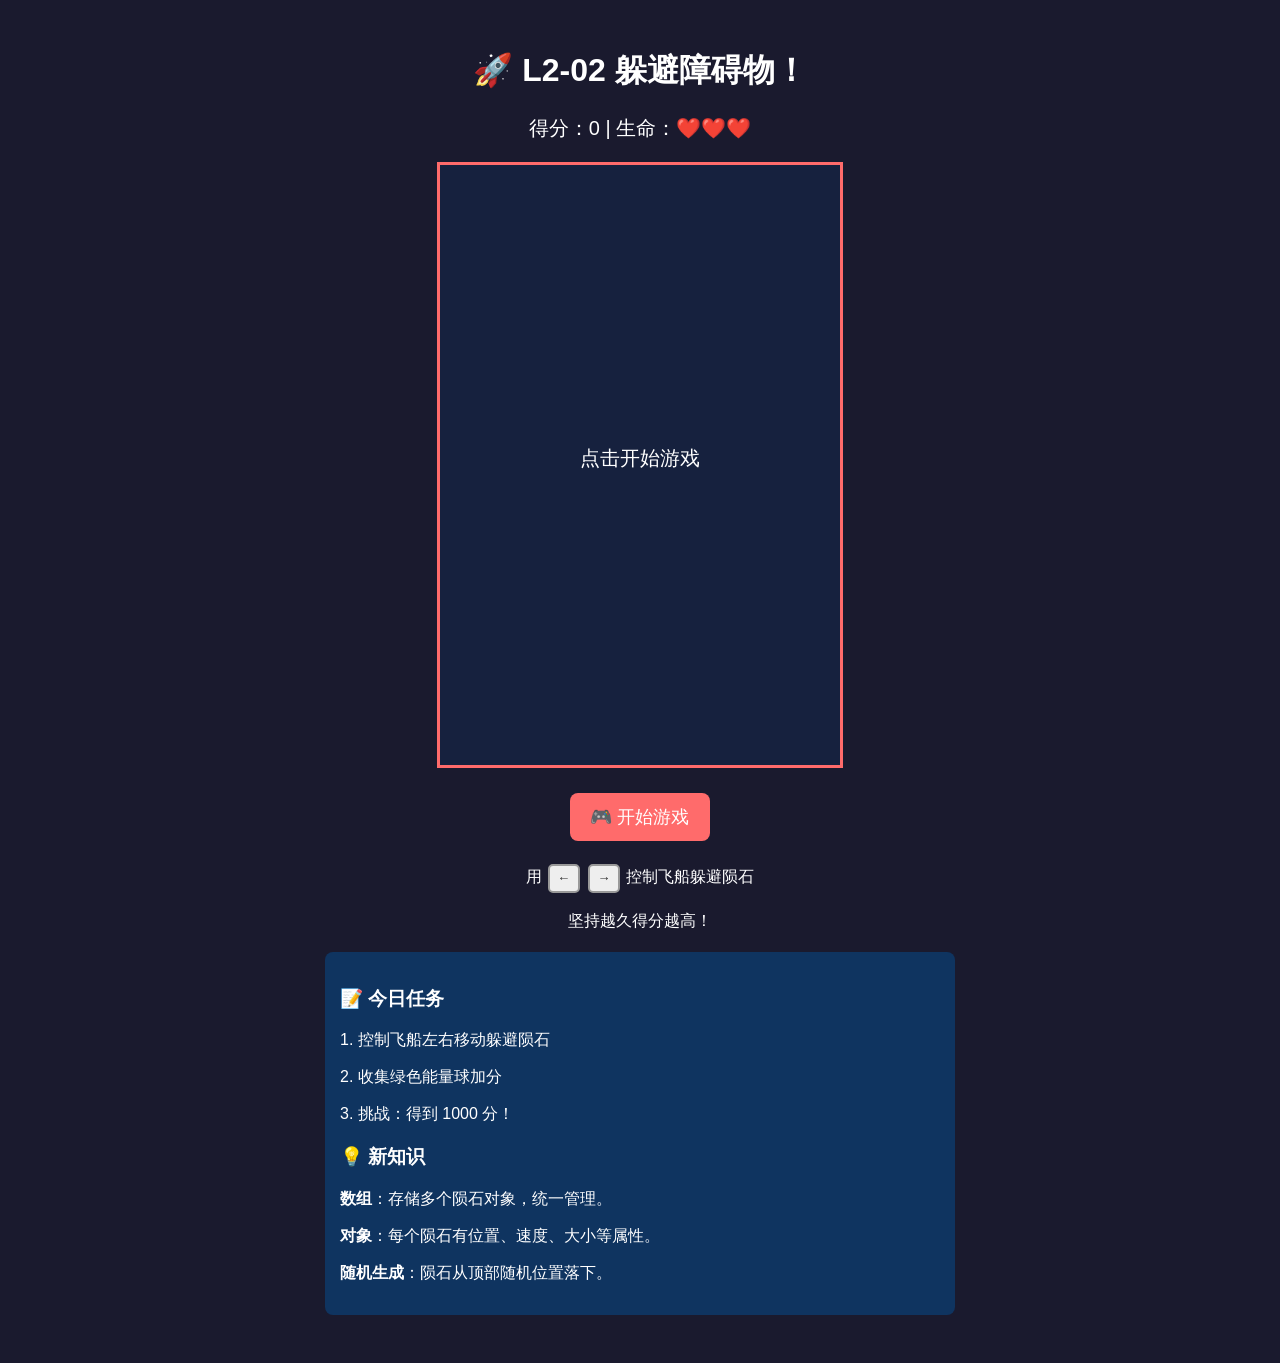
<file: levels/level2/02-dodge/index.html>
<!DOCTYPE html>
<html lang="zh-CN">
<head>
    <meta charset="UTF-8">
    <meta name="viewport" content="width=device-width, initial-scale=1.0">
    <title>L2-02 躲避障碍物</title>
    <style>
        body {
            font-family: Arial, sans-serif;
            text-align: center;
            padding: 20px;
            background: #1a1a2e;
            color: white;
        }
        #gameCanvas {
            border: 3px solid #FF6B6B;
            background: #16213e;
            margin: 20px auto;
            display: block;
        }
        .score-board {
            font-size: 20px;
            margin: 10px;
        }
        .controls {
            margin: 20px;
        }
        .controls button {
            font-size: 18px;
            padding: 12px 20px;
            margin: 5px;
            cursor: pointer;
            background: #FF6B6B;
            color: white;
            border: none;
            border-radius: 8px;
        }
        .task {
            background: #0f3460;
            padding: 15px;
            margin: 20px auto;
            max-width: 600px;
            border-radius: 8px;
            text-align: left;
        }
        .key {
            display: inline-block;
            background: #eee;
            color: #333;
            border: 2px solid #999;
            border-radius: 5px;
            padding: 5px 10px;
            margin: 2px;
            font-family: monospace;
            font-weight: bold;
        }
    </style>
</head>
<body>
    <h1>🚀 L2-02 躲避障碍物！</h1>
    
    <div class="score-board">
        得分：<span id="score">0</span> | 生命：<span id="lives">❤️❤️❤️</span>
    </div>
    
    <canvas id="gameCanvas" width="400" height="600"></canvas>
    
    <div class="controls">
        <button id="startBtn" onclick="startGame()">🎮 开始游戏</button>
        <p>用 <span class="key">←</span> <span class="key">→</span> 控制飞船躲避陨石</p>
        <p>坚持越久得分越高！</p>
    </div>
    
    <div class="task">
        <h3>📝 今日任务</h3>
        <p>1. 控制飞船左右移动躲避陨石</p>
        <p>2. 收集绿色能量球加分</p>
        <p>3. 挑战：得到 1000 分！</p>
        
        <h3>💡 新知识</h3>
        <p><strong>数组</strong>：存储多个陨石对象，统一管理。</p>
        <p><strong>对象</strong>：每个陨石有位置、速度、大小等属性。</p>
        <p><strong>随机生成</strong>：陨石从顶部随机位置落下。</p>
    </div>

    <script>
        let canvas = document.getElementById("gameCanvas");
        let ctx = canvas.getContext("2d");
        
        let gameRunning = false;
        let score = 0;
        let lives = 3;
        let frameCount = 0;
        
        // 玩家飞船
        let player = {
            x: 180,
            y: 520,
            width: 40,
            height: 40,
            speed: 6
        };
        
        // 陨石数组
        let meteors = [];
        
        // 能量球数组
        let powerups = [];
        
        // 按键状态
        let leftPressed = false;
        let rightPressed = false;
        
        // 初始化游戏
        function initGame() {
            meteors = [];
            powerups = [];
            score = 0;
            lives = 3;
            frameCount = 0;
            player.x = 180;
            document.getElementById("score").innerText = score;
            document.getElementById("lives").innerText = "❤️❤️❤️";
        }
        
        // 画玩家
        function drawPlayer() {
            ctx.fillStyle = "#4CAF50";
            ctx.beginPath();
            ctx.moveTo(player.x + player.width / 2, player.y);
            ctx.lineTo(player.x, player.y + player.height);
            ctx.lineTo(player.x + player.width, player.y + player.height);
            ctx.closePath();
            ctx.fill();
            
            // 火焰效果
            ctx.fillStyle = "#FF9800";
            ctx.beginPath();
            ctx.moveTo(player.x + 10, player.y + player.height);
            ctx.lineTo(player.x + 20, player.y + player.height + 15);
            ctx.lineTo(player.x + 30, player.y + player.height);
            ctx.closePath();
            ctx.fill();
        }
        
        // 生成陨石
        function spawnMeteor() {
            let size = Math.random() * 30 + 20;
            meteors.push({
                x: Math.random() * (canvas.width - size),
                y: -size,
                width: size,
                height: size,
                speed: Math.random() * 3 + 2
            });
        }
        
        // 生成能量球
        function spawnPowerup() {
            powerups.push({
                x: Math.random() * (canvas.width - 20),
                y: -20,
                width: 20,
                height: 20,
                speed: 3
            });
        }
        
        // 画陨石
        function drawMeteors() {
            ctx.fillStyle = "#8B4513";
            for (let i = 0; i < meteors.length; i++) {
                let m = meteors[i];
                ctx.beginPath();
                ctx.arc(m.x + m.width / 2, m.y + m.height / 2, m.width / 2, 0, Math.PI * 2);
                ctx.fill();
                
                // 陨石纹理
                ctx.fillStyle = "#A0522D";
                ctx.beginPath();
                ctx.arc(m.x + m.width / 3, m.y + m.height / 3, m.width / 6, 0, Math.PI * 2);
                ctx.fill();
                ctx.fillStyle = "#8B4513";
            }
        }
        
        // 画能量球
        function drawPowerups() {
            ctx.fillStyle = "#00FF00";
            for (let i = 0; i < powerups.length; i++) {
                let p = powerups[i];
                ctx.beginPath();
                ctx.arc(p.x + p.width / 2, p.y + p.height / 2, p.width / 2, 0, Math.PI * 2);
                ctx.fill();
            }
        }
        
        // 更新陨石位置
        function updateMeteors() {
            for (let i = meteors.length - 1; i >= 0; i--) {
                let m = meteors[i];
                m.y += m.speed;
                
                // 超出底部，删除
                if (m.y > canvas.height) {
                    meteors.splice(i, 1);
                    score += 10;
                    document.getElementById("score").innerText = score;
                }
                
                // 碰撞检测
                if (collision(player, m)) {
                    meteors.splice(i, 1);
                    lives--;
                    document.getElementById("lives").innerText = "❤️".repeat(lives);
                    if (lives <= 0) {
                        gameOver();
                    }
                }
            }
        }
        
        // 更新能量球
        function updatePowerups() {
            for (let i = powerups.length - 1; i >= 0; i--) {
                let p = powerups[i];
                p.y += p.speed;
                
                if (p.y > canvas.height) {
                    powerups.splice(i, 1);
                }
                
                if (collision(player, p)) {
                    powerups.splice(i, 1);
                    score += 50;
                    document.getElementById("score").innerText = score;
                }
            }
        }
        
        // 碰撞检测（矩形）
        function collision(rect1, rect2) {
            return rect1.x < rect2.x + rect2.width &&
                   rect1.x + rect1.width > rect2.x &&
                   rect1.y < rect2.y + rect2.height &&
                   rect1.y + rect1.height > rect2.y;
        }
        
        // 移动玩家
        function movePlayer() {
            if (leftPressed && player.x > 0) {
                player.x -= player.speed;
            }
            if (rightPressed && player.x < canvas.width - player.width) {
                player.x += player.speed;
            }
        }
        
        // 游戏主循环
        function gameLoop() {
            if (!gameRunning) return;
            
            // 清空画布
            ctx.fillStyle = "#16213e";
            ctx.fillRect(0, 0, canvas.width, canvas.height);
            
            // 星空背景
            ctx.fillStyle = "#FFF";
            for (let i = 0; i < 50; i++) {
                let x = (i * 37) % canvas.width;
                let y = (i * 41 + frameCount / 2) % canvas.height;
                ctx.fillRect(x, y, 2, 2);
            }
            
            drawPlayer();
            drawMeteors();
            drawPowerups();
            updateMeteors();
            updatePowerups();
            movePlayer();
            
            // 每 60 帧生成一个陨石
            frameCount++;
            if (frameCount % 60 === 0) {
                spawnMeteor();
            }
            
            // 每 180 帧生成一个能量球
            if (frameCount % 180 === 0) {
                spawnPowerup();
            }
            
            // 每秒加 10 分
            if (frameCount % 60 === 0) {
                score += 10;
                document.getElementById("score").innerText = score;
            }
            
            requestAnimationFrame(gameLoop);
        }
        
        // 游戏结束
        function gameOver() {
            gameRunning = false;
            document.getElementById("startBtn").innerText = "🎮 重新开始";
            alert("😢 游戏结束！得分：" + score);
        }
        
        // 开始游戏
        function startGame() {
            if (gameRunning) return;
            
            initGame();
            gameRunning = true;
            document.getElementById("startBtn").innerText = "🎮 游戏中...";
            gameLoop();
        }
        
        // 键盘控制
        document.addEventListener("keydown", function(e) {
            if (e.key === "ArrowLeft" || e.key === "a" || e.key === "A") {
                leftPressed = true;
            } else if (e.key === "ArrowRight" || e.key === "d" || e.key === "D") {
                rightPressed = true;
            }
        });
        
        document.addEventListener("keyup", function(e) {
            if (e.key === "ArrowLeft" || e.key === "a" || e.key === "A") {
                leftPressed = false;
            } else if (e.key === "ArrowRight" || e.key === "d" || e.key === "D") {
                rightPressed = false;
            }
        });
        
        // 初始画面
        ctx.fillStyle = "#16213e";
        ctx.fillRect(0, 0, canvas.width, canvas.height);
        ctx.fillStyle = "#fff";
        ctx.font = "20px Arial";
        ctx.fillText("点击开始游戏", 140, 300);
    </script>
</body>
</html>
</file>
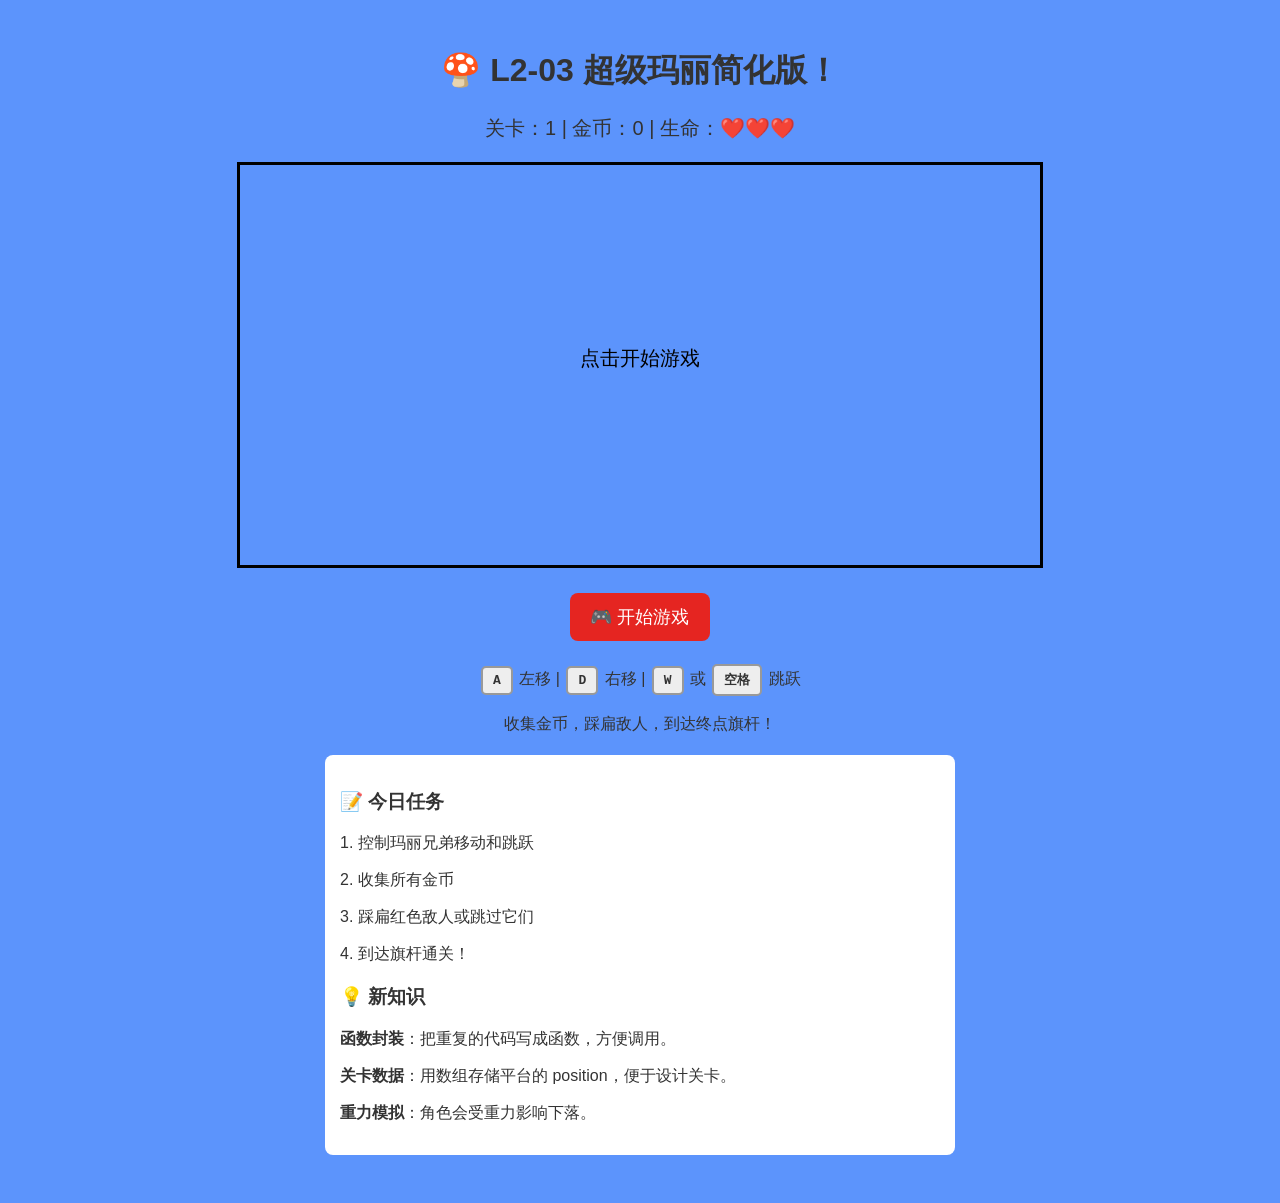
<file: levels/level2/03-mario/index.html>
<!DOCTYPE html>
<html lang="zh-CN">
<head>
    <meta charset="UTF-8">
    <meta name="viewport" content="width=device-width, initial-scale=1.0">
    <title>L2-03 超级玛丽简化版</title>
    <style>
        body {
            font-family: Arial, sans-serif;
            text-align: center;
            padding: 20px;
            background: #5C94FC;
            color: #333;
        }
        #gameCanvas {
            border: 3px solid #000;
            background: #5C94FC;
            margin: 20px auto;
            display: block;
        }
        .info-board {
            font-size: 20px;
            margin: 10px;
        }
        .controls {
            margin: 20px;
        }
        .controls button {
            font-size: 18px;
            padding: 12px 20px;
            margin: 5px;
            cursor: pointer;
            background: #E52521;
            color: white;
            border: none;
            border-radius: 8px;
        }
        .task {
            background: #FFF;
            padding: 15px;
            margin: 20px auto;
            max-width: 600px;
            border-radius: 8px;
            text-align: left;
        }
        .key {
            display: inline-block;
            background: #eee;
            border: 2px solid #999;
            border-radius: 5px;
            padding: 5px 10px;
            margin: 2px;
            font-family: monospace;
            font-weight: bold;
        }
    </style>
</head>
<body>
    <h1>🍄 L2-03 超级玛丽简化版！</h1>
    
    <div class="info-board">
        关卡：<span id="level">1</span> | 金币：<span id="coins">0</span> | 生命：<span id="lives">❤️❤️❤️</span>
    </div>
    
    <canvas id="gameCanvas" width="800" height="400"></canvas>
    
    <div class="controls">
        <button id="startBtn" onclick="startGame()">🎮 开始游戏</button>
        <p>
            <span class="key">A</span> 左移 | 
            <span class="key">D</span> 右移 | 
            <span class="key">W</span> 或 <span class="key">空格</span> 跳跃
        </p>
        <p>收集金币，踩扁敌人，到达终点旗杆！</p>
    </div>
    
    <div class="task">
        <h3>📝 今日任务</h3>
        <p>1. 控制玛丽兄弟移动和跳跃</p>
        <p>2. 收集所有金币</p>
        <p>3. 踩扁红色敌人或跳过它们</p>
        <p>4. 到达旗杆通关！</p>
        
        <h3>💡 新知识</h3>
        <p><strong>函数封装</strong>：把重复的代码写成函数，方便调用。</p>
        <p><strong>关卡数据</strong>：用数组存储平台的 position，便于设计关卡。</p>
        <p><strong>重力模拟</strong>：角色会受重力影响下落。</p>
    </div>

    <script>
        let canvas = document.getElementById("gameCanvas");
        let ctx = canvas.getContext("2d");
        
        let gameRunning = false;
        let coins = 0;
        let lives = 3;
        let currentLevel = 1;
        
        // 玩家
        let player = {
            x: 50,
            y: 300,
            width: 30,
            height: 40,
            vx: 0,
            vy: 0,
            speed: 5,
            jumpPower: -12,
            grounded: false,
            color: "#E52521"
        };
        
        // 重力
        let gravity = 0.6;
        
        // 关卡数据
        let platforms = [];
        let enemies = [];
        let coinObjects = [];
        let flag = {};
        
        // 按键状态
        let keys = {
            left: false,
            right: false,
            jump: false
        };
        
        // 初始化关卡 1
        function initLevel1() {
            platforms = [
                // 地面
                { x: 0, y: 370, width: 800, height: 30, color: "#8B4513" },
                // 平台
                { x: 200, y: 280, width: 100, height: 20, color: "#CD853F" },
                { x: 350, y: 220, width: 100, height: 20, color: "#CD853F" },
                { x: 500, y: 280, width: 100, height: 20, color: "#CD853F" },
                // 高台
                { x: 650, y: 180, width: 80, height: 20, color: "#CD853F" }
            ];
            
            enemies = [
                { x: 300, y: 340, width: 30, height: 30, vx: -2, color: "#FF0000", alive: true },
                { x: 550, y: 340, width: 30, height: 30, vx: -2, color: "#FF0000", alive: true }
            ];
            
            coinObjects = [
                { x: 230, y: 240, collected: false },
                { x: 380, y: 180, collected: false },
                { x: 530, y: 240, collected: false },
                { x: 680, y: 140, collected: false },
                { x: 750, y: 340, collected: false }
            ];
            
            flag = { x: 750, y: 100, height: 80 };
            
            player.x = 50;
            player.y = 300;
            player.vx = 0;
            player.vy = 0;
        }
        
        // 画玩家
        function drawPlayer() {
            ctx.fillStyle = player.color;
            ctx.fillRect(player.x, player.y, player.width, player.height);
            
            // 帽子
            ctx.fillStyle = "#E52521";
            ctx.fillRect(player.x - 5, player.y, player.width + 10, 10);
            
            // 眼睛
            ctx.fillStyle = "#FFF";
            ctx.fillRect(player.x + 18, player.y + 10, 8, 8);
            ctx.fillStyle = "#000";
            ctx.fillRect(player.x + 22, player.y + 12, 4, 4);
        }
        
        // 画平台
        function drawPlatforms() {
            for (let p of platforms) {
                ctx.fillStyle = p.color;
                ctx.fillRect(p.x, p.y, p.width, p.height);
                
                // 平台边框
                ctx.strokeStyle = "#000";
                ctx.strokeRect(p.x, p.y, p.width, p.height);
            }
        }
        
        // 画敌人
        function drawEnemies() {
            for (let e of enemies) {
                if (e.alive) {
                    ctx.fillStyle = e.color;
                    ctx.fillRect(e.x, e.y, e.width, e.height);
                    
                    // 眼睛
                    ctx.fillStyle = "#FFF";
                    ctx.fillRect(e.x + 5, e.y + 5, 8, 8);
                    ctx.fillRect(e.x + 17, e.y + 5, 8, 8);
                    ctx.fillStyle = "#000";
                    ctx.fillRect(e.x + 7, e.y + 7, 4, 4);
                    ctx.fillRect(e.x + 19, e.y + 7, 4, 4);
                }
            }
        }
        
        // 画金币
        function drawCoins() {
            for (let c of coinObjects) {
                if (!c.collected) {
                    ctx.fillStyle = "#FFD700";
                    ctx.beginPath();
                    ctx.arc(c.x + 10, c.y + 10, 10, 0, Math.PI * 2);
                    ctx.fill();
                    ctx.strokeStyle = "#DAA520";
                    ctx.stroke();
                    
                    // 金币符号
                    ctx.fillStyle = "#DAA520";
                    ctx.font = "14px Arial";
                    ctx.fillText("$", c.x + 6, c.y + 15);
                }
            }
        }
        
        // 画旗杆
        function drawFlag() {
            // 杆子
            ctx.fillStyle = "#000";
            ctx.fillRect(flag.x, flag.y, 5, flag.height);
            
            // 旗帜
            ctx.fillStyle = "#00FF00";
            ctx.beginPath();
            ctx.moveTo(flag.x + 5, flag.y);
            ctx.lineTo(flag.x + 40, flag.y + 15);
            ctx.lineTo(flag.x + 5, flag.y + 30);
            ctx.closePath();
            ctx.fill();
            
            // 底座
            ctx.fillStyle = "#8B4513";
            ctx.fillRect(flag.x - 10, flag.y + flag.height, 25, 10);
        }
        
        // 更新玩家物理
        function updatePlayer() {
            // 水平移动
            if (keys.left) player.vx = -player.speed;
            else if (keys.right) player.vx = player.speed;
            else player.vx = 0;
            
            player.x += player.vx;
            
            // 边界限制
            if (player.x < 0) player.x = 0;
            if (player.x > canvas.width - player.width) player.x = canvas.width - player.width;
            
            // 跳跃
            if (keys.jump && player.grounded) {
                player.vy = player.jumpPower;
                player.grounded = false;
            }
            
            // 重力
            player.vy += gravity;
            player.y += player.vy;
            
            // 地面检测
            player.grounded = false;
            for (let p of platforms) {
                if (player.x < p.x + p.width &&
                    player.x + player.width > p.x &&
                    player.y + player.height > p.y &&
                    player.y + player.height < p.y + p.height &&
                    player.vy >= 0) {
                    player.y = p.y - player.height;
                    player.vy = 0;
                    player.grounded = true;
                }
            }
            
            // 掉出底部
            if (player.y > canvas.height) {
                playerDie();
            }
        }
        
        // 更新敌人
        function updateEnemies() {
            for (let e of enemies) {
                if (e.alive) {
                    e.x += e.vx;
                    
                    // 敌人来回移动
                    if (e.x <= 200 || e.x >= 600) {
                        e.vx = -e.vx;
                    }
                    
                    // 碰撞检测 - 玩家碰到敌人
                    if (player.x < e.x + e.width &&
                        player.x + player.width > e.x &&
                        player.y < e.y + e.height &&
                        player.y + player.height > e.y) {
                        
                        // 从上方踩到敌人
                        if (player.vy > 0 && player.y + player.height - player.vy <= e.y + e.height / 2) {
                            e.alive = false;
                            player.vy = -8; // 弹起
                            coins += 100;
                            updateScore();
                        } else {
                            playerDie();
                        }
                    }
                }
            }
        }
        
        // 收集金币
        function collectCoins() {
            for (let c of coinObjects) {
                if (!c.collected) {
                    if (player.x < c.x + 20 &&
                        player.x + player.width > c.x &&
                        player.y < c.y + 20 &&
                        player.y + player.height > c.y) {
                        c.collected = true;
                        coins += 50;
                        updateScore();
                    }
                }
            }
        }
        
        // 检查是否到达旗杆
        function checkFlag() {
            if (player.x > flag.x - 20 && player.x < flag.x + 20) {
                levelComplete();
            }
        }
        
        // 玩家死亡
        function playerDie() {
            lives--;
            document.getElementById("lives").innerText = "❤️".repeat(lives);
            if (lives <= 0) {
                gameOver();
            } else {
                player.x = 50;
                player.y = 300;
                player.vy = 0;
            }
        }
        
        // 通关
        function levelComplete() {
            gameRunning = false;
            alert("🎉 恭喜通关！金币数：" + coins);
            document.getElementById("startBtn").innerText = "🎮 重新开始";
        }
        
        // 游戏结束
        function gameOver() {
            gameRunning = false;
            alert("😢 游戏结束！收集金币：" + coins);
            document.getElementById("startBtn").innerText = "🎮 重新开始";
        }
        
        // 更新分数显示
        function updateScore() {
            document.getElementById("coins").innerText = coins;
        }
        
        // 游戏主循环
        function gameLoop() {
            if (!gameRunning) return;
            
            // 清空画布
            ctx.fillStyle = "#5C94FC";
            ctx.fillRect(0, 0, canvas.width, canvas.height);
            
            // 画云
            ctx.fillStyle = "#FFF";
            ctx.beginPath();
            ctx.arc(100, 80, 30, 0, Math.PI * 2);
            ctx.arc(140, 80, 40, 0, Math.PI * 2);
            ctx.arc(180, 80, 30, 0, Math.PI * 2);
            ctx.fill();
            
            ctx.beginPath();
            ctx.arc(500, 60, 30, 0, Math.PI * 2);
            ctx.arc(540, 60, 40, 0, Math.PI * 2);
            ctx.arc(580, 60, 30, 0, Math.PI * 2);
            ctx.fill();
            
            drawPlatforms();
            drawPlayer();
            drawEnemies();
            drawCoins();
            drawFlag();
            
            updatePlayer();
            updateEnemies();
            collectCoins();
            checkFlag();
            
            requestAnimationFrame(gameLoop);
        }
        
        // 开始游戏
        function startGame() {
            if (gameRunning) return;
            
            coins = 0;
            lives = 3;
            currentLevel = 1;
            updateScore();
            document.getElementById("lives").innerText = "❤️❤️❤️";
            document.getElementById("level").innerText = currentLevel;
            
            initLevel1();
            gameRunning = true;
            document.getElementById("startBtn").innerText = "🎮 游戏中...";
            gameLoop();
        }
        
        // 键盘控制
        document.addEventListener("keydown", function(e) {
            if (e.key === "a" || e.key === "A" || e.key === "ArrowLeft") {
                keys.left = true;
            }
            if (e.key === "d" || e.key === "D" || e.key === "ArrowRight") {
                keys.right = true;
            }
            if (e.key === "w" || e.key === "W" || e.key === " " || e.key === "ArrowUp") {
                keys.jump = true;
            }
        });
        
        document.addEventListener("keyup", function(e) {
            if (e.key === "a" || e.key === "A" || e.key === "ArrowLeft") {
                keys.left = false;
            }
            if (e.key === "d" || e.key === "D" || e.key === "ArrowRight") {
                keys.right = false;
            }
            if (e.key === "w" || e.key === "W" || e.key === " " || e.key === "ArrowUp") {
                keys.jump = false;
            }
        });
        
        // 初始画面
        ctx.fillStyle = "#5C94FC";
        ctx.fillRect(0, 0, canvas.width, canvas.height);
        ctx.fillStyle = "#000";
        ctx.font = "20px Arial";
        ctx.fillText("点击开始游戏", 340, 200);
    </script>
</body>
</html>
</file>
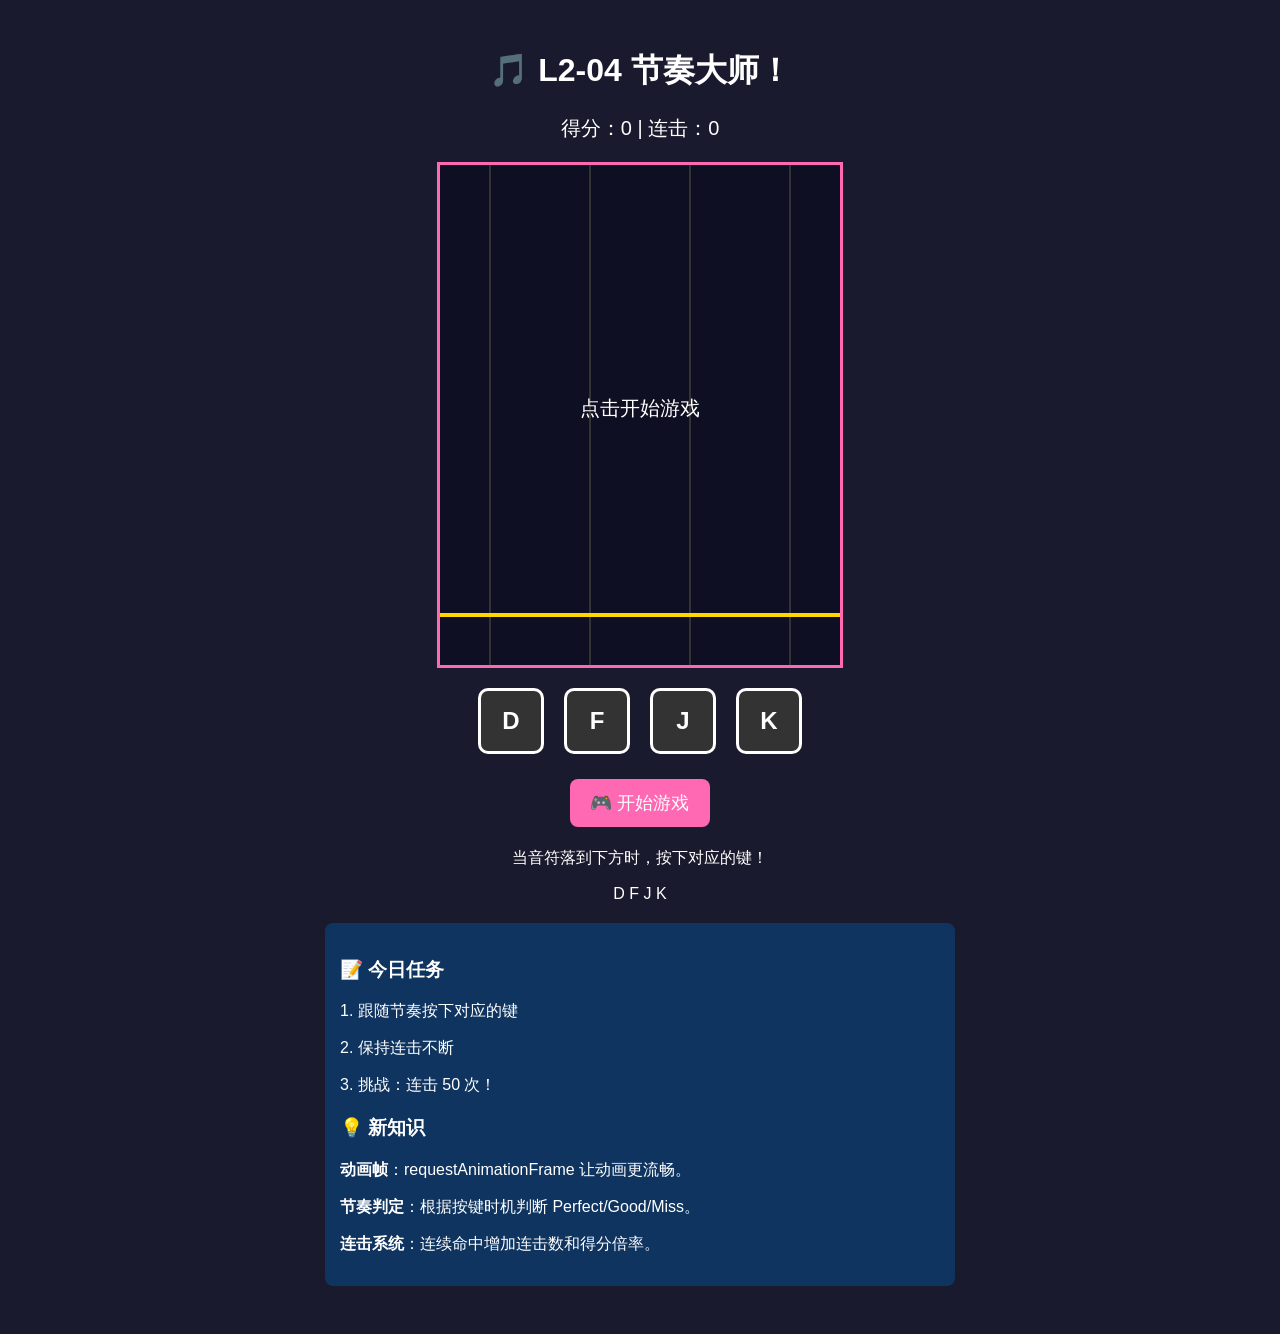
<file: levels/level2/04-rhythm/index.html>
<!DOCTYPE html>
<html lang="zh-CN">
<head>
    <meta charset="UTF-8">
    <meta name="viewport" content="width=device-width, initial-scale=1.0">
    <title>L2-04 节奏大师</title>
    <style>
        body {
            font-family: Arial, sans-serif;
            text-align: center;
            padding: 20px;
            background: #1a1a2e;
            color: white;
        }
        #gameCanvas {
            border: 3px solid #FF69B4;
            background: #0f0f23;
            margin: 20px auto;
            display: block;
        }
        .score-board {
            font-size: 20px;
            margin: 10px;
        }
        .combo {
            font-size: 24px;
            color: #FFD700;
            margin: 10px;
        }
        .controls {
            margin: 20px;
        }
        .controls button {
            font-size: 18px;
            padding: 12px 20px;
            margin: 5px;
            cursor: pointer;
            background: #FF69B4;
            color: white;
            border: none;
            border-radius: 8px;
        }
        .key-row {
            display: flex;
            justify-content: center;
            gap: 20px;
            margin: 20px;
        }
        .key-box {
            width: 60px;
            height: 60px;
            border: 3px solid #FFF;
            border-radius: 10px;
            display: flex;
            align-items: center;
            justify-content: center;
            font-size: 24px;
            font-weight: bold;
            background: #333;
        }
        .key-box.active {
            background: #FF69B4;
            border-color: #FFD700;
        }
        .task {
            background: #0f3460;
            padding: 15px;
            margin: 20px auto;
            max-width: 600px;
            border-radius: 8px;
            text-align: left;
        }
    </style>
</head>
<body>
    <h1>🎵 L2-04 节奏大师！</h1>
    
    <div class="score-board">
        得分：<span id="score">0</span> | 连击：<span id="combo">0</span>
    </div>
    
    <canvas id="gameCanvas" width="400" height="500"></canvas>
    
    <div class="key-row">
        <div class="key-box" id="key-D">D</div>
        <div class="key-box" id="key-F">F</div>
        <div class="key-box" id="key-J">J</div>
        <div class="key-box" id="key-K">K</div>
    </div>
    
    <div class="controls">
        <button id="startBtn" onclick="startGame()">🎮 开始游戏</button>
        <p>当音符落到下方时，按下对应的键！</p>
        <p><span class="key">D</span> <span class="key">F</span> <span class="key">J</span> <span class="key">K</span></p>
    </div>
    
    <div class="task">
        <h3>📝 今日任务</h3>
        <p>1. 跟随节奏按下对应的键</p>
        <p>2. 保持连击不断</p>
        <p>3. 挑战：连击 50 次！</p>
        
        <h3>💡 新知识</h3>
        <p><strong>动画帧</strong>：requestAnimationFrame 让动画更流畅。</p>
        <p><strong>节奏判定</strong>：根据按键时机判断 Perfect/Good/Miss。</p>
        <p><strong>连击系统</strong>：连续命中增加连击数和得分倍率。</p>
    </div>

    <script>
        let canvas = document.getElementById("gameCanvas");
        let ctx = canvas.getContext("2d");
        
        let gameRunning = false;
        let score = 0;
        let combo = 0;
        let notes = [];
        let frameCount = 0;
        let speed = 3;
        
        // 4 个轨道
        const lanes = [50, 150, 250, 350];
        const keys = ["d", "f", "j", "k"];
        const keyElements = [
            document.getElementById("key-D"),
            document.getElementById("key-F"),
            document.getElementById("key-J"),
            document.getElementById("key-K")
        ];
        
        // 判定线位置
        const hitLineY = 450;
        const hitWindow = 50; // 判定窗口
        
        // 音符类
        class Note {
            constructor(lane) {
                this.lane = lane;
                this.x = lanes[lane];
                this.y = -30;
                this.hit = false;
                this.missed = false;
            }
            
            update() {
                this.y += speed;
            }
            
            draw() {
                if (this.hit) return;
                
                // 音符主体
                ctx.fillStyle = "#FF69B4";
                ctx.beginPath();
                ctx.arc(this.x, this.y, 25, 0, Math.PI * 2);
                ctx.fill();
                
                // 高光
                ctx.fillStyle = "#FFB6C1";
                ctx.beginPath();
                ctx.arc(this.x - 8, this.y - 8, 8, 0, Math.PI * 2);
                ctx.fill();
                
                // 边框
                ctx.strokeStyle = "#FFF";
                ctx.lineWidth = 3;
                ctx.stroke();
            }
        }
        
        // 生成音符
        function spawnNote() {
            let lane = Math.floor(Math.random() * 4);
            notes.push(new Note(lane));
        }
        
        // 画轨道
        function drawLanes() {
            ctx.strokeStyle = "#333";
            ctx.lineWidth = 2;
            for (let i = 0; i < 4; i++) {
                ctx.beginPath();
                ctx.moveTo(lanes[i], 0);
                ctx.lineTo(lanes[i], canvas.height);
                ctx.stroke();
            }
            
            // 判定线
            ctx.strokeStyle = "#FFD700";
            ctx.lineWidth = 4;
            ctx.beginPath();
            ctx.moveTo(0, hitLineY);
            ctx.lineTo(canvas.width, hitLineY);
            ctx.stroke();
        }
        
        // 画音符
        function drawNotes() {
            for (let note of notes) {
                note.draw();
            }
        }
        
        // 更新音符位置
        function updateNotes() {
            for (let i = notes.length - 1; i >= 0; i--) {
                let note = notes[i];
                note.update();
                
                // 超过判定线，判定为 Miss
                if (note.y > hitLineY + hitWindow && !note.hit && !note.missed) {
                    note.missed = true;
                    combo = 0;
                    updateScore();
                    showFeedback("Miss", "#FF0000");
                }
                
                // 删除超出屏幕的音符
                if (note.y > canvas.height) {
                    notes.splice(i, 1);
                }
            }
        }
        
        // 按键处理
        function handleKey(lane) {
            if (!gameRunning) return;
            
            // 高亮按键
            keyElements[lane].classList.add("active");
            setTimeout(() => {
                keyElements[lane].classList.remove("active");
            }, 100);
            
            // 查找最近的音符
            let hitNote = null;
            let minDistance = hitWindow;
            
            for (let note of notes) {
                if (note.lane === lane && !note.hit && !note.missed) {
                    let distance = Math.abs(note.y - hitLineY);
                    if (distance < minDistance) {
                        minDistance = distance;
                        hitNote = note;
                    }
                }
            }
            
            if (hitNote) {
                hitNote.hit = true;
                
                // 根据距离判定
                if (minDistance < 15) {
                    combo++;
                    score += 100 * (1 + combo / 50);
                    showFeedback("Perfect!", "#FFD700");
                } else if (minDistance < 30) {
                    combo++;
                    score += 50 * (1 + combo / 50);
                    showFeedback("Good", "#00FF00");
                } else {
                    combo++;
                    score += 20 * (1 + combo / 50);
                    showFeedback("OK", "#87CEEB");
                }
                
                updateScore();
                
                // 移除音符
                let index = notes.indexOf(hitNote);
                if (index > -1) {
                    notes.splice(index, 1);
                }
            } else {
                // 空按
                combo = 0;
                updateScore();
            }
        }
        
        // 显示反馈文字
        let feedbackText = "";
        let feedbackColor = "#FFF";
        let feedbackAlpha = 0;
        
        function showFeedback(text, color) {
            feedbackText = text;
            feedbackColor = color;
            feedbackAlpha = 1;
        }
        
        function drawFeedback() {
            if (feedbackAlpha > 0) {
                ctx.save();
                ctx.globalAlpha = feedbackAlpha;
                ctx.fillStyle = feedbackColor;
                ctx.font = "bold 30px Arial";
                ctx.textAlign = "center";
                ctx.fillText(feedbackText, canvas.width / 2, 200);
                ctx.restore();
                
                feedbackAlpha -= 0.03;
            }
        }
        
        // 更新分数显示
        function updateScore() {
            document.getElementById("score").innerText = Math.floor(score);
            document.getElementById("combo").innerText = combo;
        }
        
        // 游戏主循环
        function gameLoop() {
            if (!gameRunning) return;
            
            // 清空画布
            ctx.fillStyle = "#0f0f23";
            ctx.fillRect(0, 0, canvas.width, canvas.height);
            
            drawLanes();
            drawNotes();
            updateNotes();
            drawFeedback();
            
            // 生成音符
            frameCount++;
            if (frameCount % 40 === 0) {
                spawnNote();
            }
            
            // 逐渐加速
            if (frameCount % 600 === 0) {
                speed += 0.5;
            }
            
            requestAnimationFrame(gameLoop);
        }
        
        // 开始游戏
        function startGame() {
            if (gameRunning) return;
            
            score = 0;
            combo = 0;
            notes = [];
            frameCount = 0;
            speed = 3;
            updateScore();
            
            gameRunning = true;
            document.getElementById("startBtn").innerText = "🎮 游戏中...";
            gameLoop();
        }
        
        // 键盘监听
        document.addEventListener("keydown", function(e) {
            if (e.key === "d" || e.key === "D") handleKey(0);
            if (e.key === "f" || e.key === "F") handleKey(1);
            if (e.key === "j" || e.key === "J") handleKey(2);
            if (e.key === "k" || e.key === "K") handleKey(3);
        });
        
        // 初始画面
        ctx.fillStyle = "#0f0f23";
        ctx.fillRect(0, 0, canvas.width, canvas.height);
        drawLanes();
        ctx.fillStyle = "#FFF";
        ctx.font = "20px Arial";
        ctx.textAlign = "center";
        ctx.fillText("点击开始游戏", canvas.width / 2, 250);
    </script>
</body>
</html>
</file>
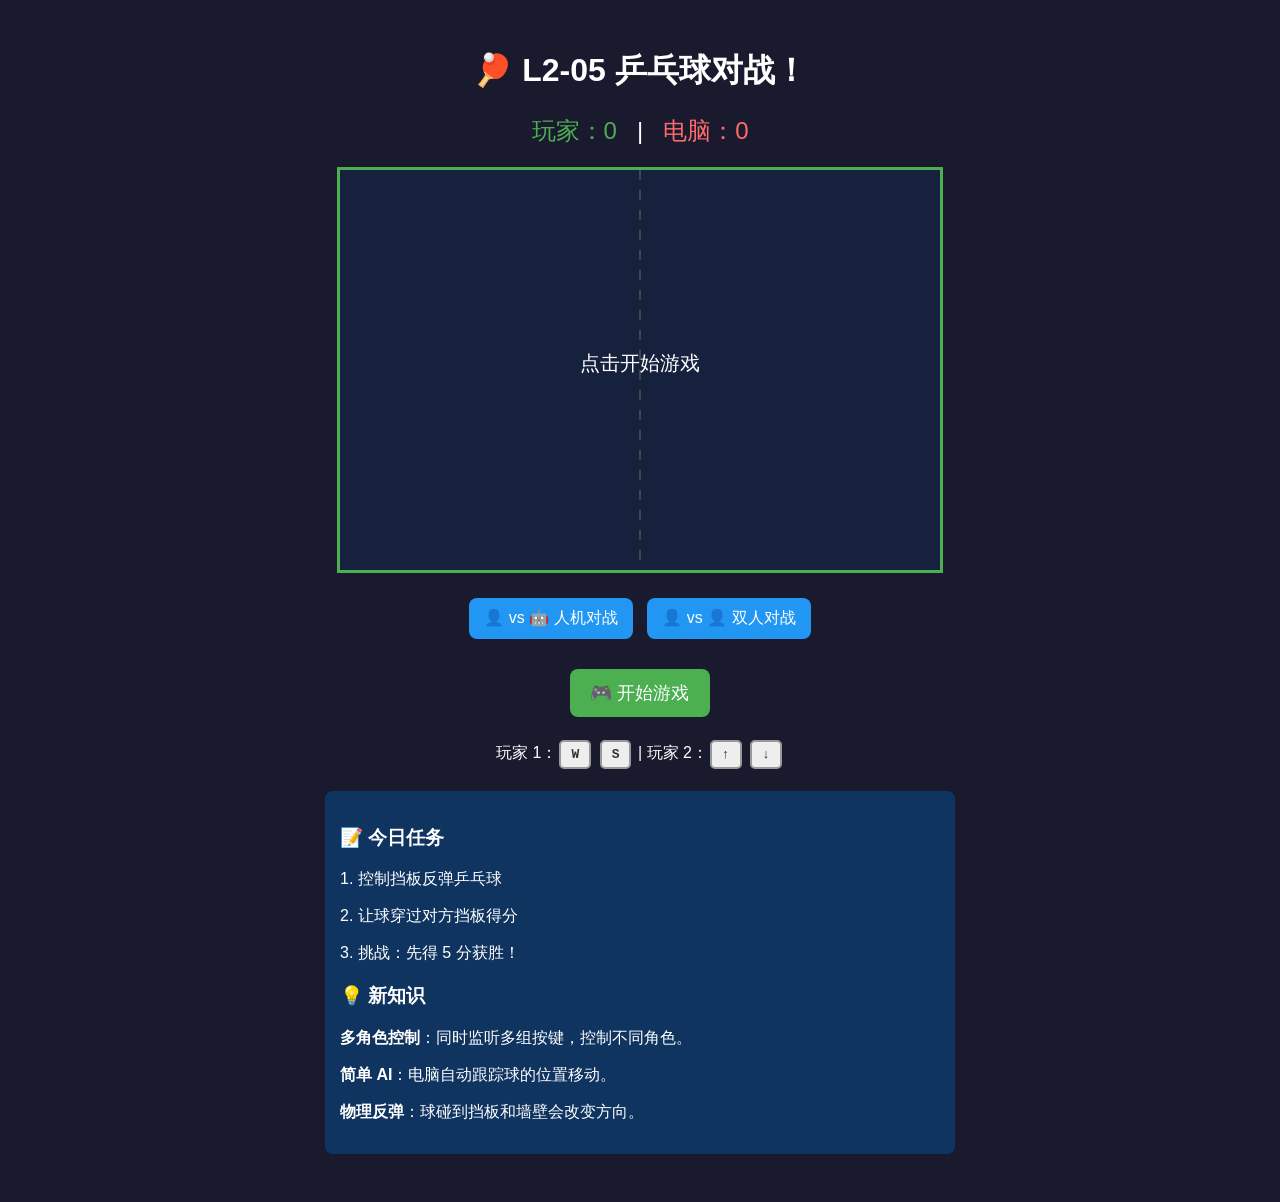
<file: levels/level2/05-pingpong/index.html>
<!DOCTYPE html>
<html lang="zh-CN">
<head>
    <meta charset="UTF-8">
    <meta name="viewport" content="width=device-width, initial-scale=1.0">
    <title>L2-05 乒乓球对战</title>
    <style>
        body {
            font-family: Arial, sans-serif;
            text-align: center;
            padding: 20px;
            background: #1a1a2e;
            color: white;
        }
        #gameCanvas {
            border: 3px solid #4CAF50;
            background: #16213e;
            margin: 20px auto;
            display: block;
        }
        .score-board {
            font-size: 24px;
            margin: 10px;
        }
        .player-score {
            color: #4CAF50;
        }
        .ai-score {
            color: #FF6B6B;
        }
        .controls {
            margin: 20px;
        }
        .controls button {
            font-size: 18px;
            padding: 12px 20px;
            margin: 5px;
            cursor: pointer;
            background: #4CAF50;
            color: white;
            border: none;
            border-radius: 8px;
        }
        .task {
            background: #0f3460;
            padding: 15px;
            margin: 20px auto;
            max-width: 600px;
            border-radius: 8px;
            text-align: left;
        }
        .key {
            display: inline-block;
            background: #eee;
            color: #333;
            border: 2px solid #999;
            border-radius: 5px;
            padding: 5px 10px;
            margin: 2px;
            font-family: monospace;
            font-weight: bold;
        }
        .mode-select {
            margin: 20px;
        }
        .mode-select button {
            font-size: 16px;
            padding: 10px 15px;
            margin: 5px;
            cursor: pointer;
            background: #2196F3;
            color: white;
            border: none;
            border-radius: 8px;
        }
    </style>
</head>
<body>
    <h1>🏓 L2-05 乒乓球对战！</h1>
    
    <div class="score-board">
        <span class="player-score">玩家：<span id="playerScore">0</span></span>
        &nbsp;&nbsp;|&nbsp;&nbsp;
        <span class="ai-score">电脑：<span id="aiScore">0</span></span>
    </div>
    
    <canvas id="gameCanvas" width="600" height="400"></canvas>
    
    <div class="mode-select">
        <button onclick="setMode('pve')">👤 vs 🤖 人机对战</button>
        <button onclick="setMode('pvp')">👤 vs 👤 双人对战</button>
    </div>
    
    <div class="controls">
        <button id="startBtn" onclick="startGame()">🎮 开始游戏</button>
        <p id="controlHint">玩家 1：<span class="key">W</span> <span class="key">S</span> | 玩家 2：<span class="key">↑</span> <span class="key">↓</span></p>
    </div>
    
    <div class="task">
        <h3>📝 今日任务</h3>
        <p>1. 控制挡板反弹乒乓球</p>
        <p>2. 让球穿过对方挡板得分</p>
        <p>3. 挑战：先得 5 分获胜！</p>
        
        <h3>💡 新知识</h3>
        <p><strong>多角色控制</strong>：同时监听多组按键，控制不同角色。</p>
        <p><strong>简单 AI</strong>：电脑自动跟踪球的位置移动。</p>
        <p><strong>物理反弹</strong>：球碰到挡板和墙壁会改变方向。</p>
    </div>

    <script>
        let canvas = document.getElementById("gameCanvas");
        let ctx = canvas.getContext("2d");
        
        let gameRunning = false;
        let gameMode = "pve"; // pve 或 pvp
        
        // 球
        let ball = {
            x: 300,
            y: 200,
            radius: 8,
            dx: 5,
            dy: 5,
            speed: 5
        };
        
        // 玩家 1 挡板（左侧）
        let player1 = {
            x: 20,
            y: 150,
            width: 10,
            height: 80,
            speed: 6,
            score: 0
        };
        
        // 玩家 2 挡板（右侧）
        let player2 = {
            x: 570,
            y: 150,
            width: 10,
            height: 80,
            speed: 6,
            score: 0
        };
        
        // 按键状态
        let keys = {
            w: false,
            s: false,
            up: false,
            down: false
        };
        
        // 设置游戏模式
        function setMode(mode) {
            gameMode = mode;
            let hint = document.getElementById("controlHint");
            if (mode === "pve") {
                hint.innerHTML = "玩家：<span class='key'>W</span> <span class='key'>S</span> | 电脑自动对战";
            } else {
                hint.innerHTML = "玩家 1：<span class='key'>W</span> <span class='key'>S</span> | 玩家 2：<span class='key'>↑</span> <span class='key'>↓</span>";
            }
        }
        
        // 重置球
        function resetBall() {
            ball.x = canvas.width / 2;
            ball.y = canvas.height / 2;
            ball.speed = 5;
            ball.dx = (Math.random() > 0.5 ? 1 : -1) * ball.speed;
            ball.dy = (Math.random() * 2 - 1) * ball.speed;
        }
        
        // 画球
        function drawBall() {
            ctx.beginPath();
            ctx.arc(ball.x, ball.y, ball.radius, 0, Math.PI * 2);
            ctx.fillStyle = "#FFF";
            ctx.fill();
            ctx.closePath();
        }
        
        // 画挡板
        function drawPaddle(paddle, color) {
            ctx.fillStyle = color;
            ctx.fillRect(paddle.x, paddle.y, paddle.width, paddle.height);
        }
        
        // 画中线
        function drawCenterLine() {
            ctx.setLineDash([10, 10]);
            ctx.strokeStyle = "#444";
            ctx.lineWidth = 2;
            ctx.beginPath();
            ctx.moveTo(canvas.width / 2, 0);
            ctx.lineTo(canvas.width / 2, canvas.height);
            ctx.stroke();
            ctx.setLineDash([]);
        }
        
        // 更新球的位置
        function updateBall() {
            ball.x += ball.dx;
            ball.y += ball.dy;
            
            // 上下墙壁反弹
            if (ball.y + ball.radius > canvas.height || ball.y - ball.radius < 0) {
                ball.dy = -ball.dy;
            }
            
            // 左侧挡板碰撞
            if (ball.x - ball.radius < player1.x + player1.width &&
                ball.y > player1.y &&
                ball.y < player1.y + player1.height) {
                
                // 根据击中位置改变角度
                let hitPoint = (ball.y - player1.y) / player1.height;
                ball.dx = Math.abs(ball.dx) * 1.05; // 加速
                ball.dy = (hitPoint - 0.5) * 10;
                
                // 限制最大速度
                let maxSpeed = 12;
                if (Math.abs(ball.dx) > maxSpeed) ball.dx = maxSpeed;
            }
            
            // 右侧挡板碰撞
            if (ball.x + ball.radius > player2.x &&
                ball.y > player2.y &&
                ball.y < player2.y + player2.height) {
                
                let hitPoint = (ball.y - player2.y) / player2.height;
                ball.dx = -Math.abs(ball.dx) * 1.05;
                ball.dy = (hitPoint - 0.5) * 10;
                
                let maxSpeed = 12;
                if (Math.abs(ball.dx) > maxSpeed) ball.dx = -maxSpeed;
            }
            
            // 得分判断
            if (ball.x < 0) {
                player2.score++;
                updateScore();
                checkWin();
                resetBall();
            } else if (ball.x > canvas.width) {
                player1.score++;
                updateScore();
                checkWin();
                resetBall();
            }
        }
        
        // 更新玩家 1
        function updatePlayer1() {
            if (keys.w && player1.y > 0) {
                player1.y -= player1.speed;
            }
            if (keys.s && player1.y < canvas.height - player1.height) {
                player1.y += player1.speed;
            }
        }
        
        // 更新玩家 2（电脑 AI 或玩家 2）
        function updatePlayer2() {
            if (gameMode === "pve") {
                // 简单 AI：跟踪球的 y 位置
                let center = player2.y + player2.height / 2;
                if (center < ball.y - 10) {
                    player2.y += player2.speed * 0.8; // AI 速度稍慢
                } else if (center > ball.y + 10) {
                    player2.y -= player2.speed * 0.8;
                }
            } else {
                // 玩家 2 控制
                if (keys.up && player2.y > 0) {
                    player2.y -= player2.speed;
                }
                if (keys.down && player2.y < canvas.height - player2.height) {
                    player2.y += player2.speed;
                }
            }
            
            // 边界限制
            if (player2.y < 0) player2.y = 0;
            if (player2.y > canvas.height - player2.height) player2.y = canvas.height - player2.height;
        }
        
        // 更新分数显示
        function updateScore() {
            document.getElementById("playerScore").innerText = player1.score;
            document.getElementById("aiScore").innerText = player2.score;
        }
        
        // 检查胜利
        function checkWin() {
            if (player1.score >= 5 || player2.score >= 5) {
                gameRunning = false;
                let winner = player1.score >= 5 ? "玩家 1" : (gameMode === "pve" ? "电脑" : "玩家 2");
                alert("🎉 " + winner + " 获胜！");
                document.getElementById("startBtn").innerText = "🎮 重新开始";
            }
        }
        
        // 游戏主循环
        function gameLoop() {
            if (!gameRunning) return;
            
            // 清空画布
            ctx.fillStyle = "#16213e";
            ctx.fillRect(0, 0, canvas.width, canvas.height);
            
            drawCenterLine();
            drawBall();
            drawPaddle(player1, "#4CAF50");
            drawPaddle(player2, "#FF6B6B");
            
            updateBall();
            updatePlayer1();
            updatePlayer2();
            
            requestAnimationFrame(gameLoop);
        }
        
        // 开始游戏
        function startGame() {
            if (gameRunning) return;
            
            player1.score = 0;
            player2.score = 0;
            player1.y = 150;
            player2.y = 150;
            updateScore();
            
            resetBall();
            gameRunning = true;
            document.getElementById("startBtn").innerText = "🎮 游戏中...";
            gameLoop();
        }
        
        // 键盘监听
        document.addEventListener("keydown", function(e) {
            if (e.key === "w" || e.key === "W") keys.w = true;
            if (e.key === "s" || e.key === "S") keys.s = true;
            if (e.key === "ArrowUp") keys.up = true;
            if (e.key === "ArrowDown") keys.down = true;
        });
        
        document.addEventListener("keyup", function(e) {
            if (e.key === "w" || e.key === "W") keys.w = false;
            if (e.key === "s" || e.key === "S") keys.s = false;
            if (e.key === "ArrowUp") keys.up = false;
            if (e.key === "ArrowDown") keys.down = false;
        });
        
        // 初始画面
        ctx.fillStyle = "#16213e";
        ctx.fillRect(0, 0, canvas.width, canvas.height);
        drawCenterLine();
        ctx.fillStyle = "#FFF";
        ctx.font = "20px Arial";
        ctx.textAlign = "center";
        ctx.fillText("点击开始游戏", canvas.width / 2, 200);
    </script>
</body>
</html>
</file>
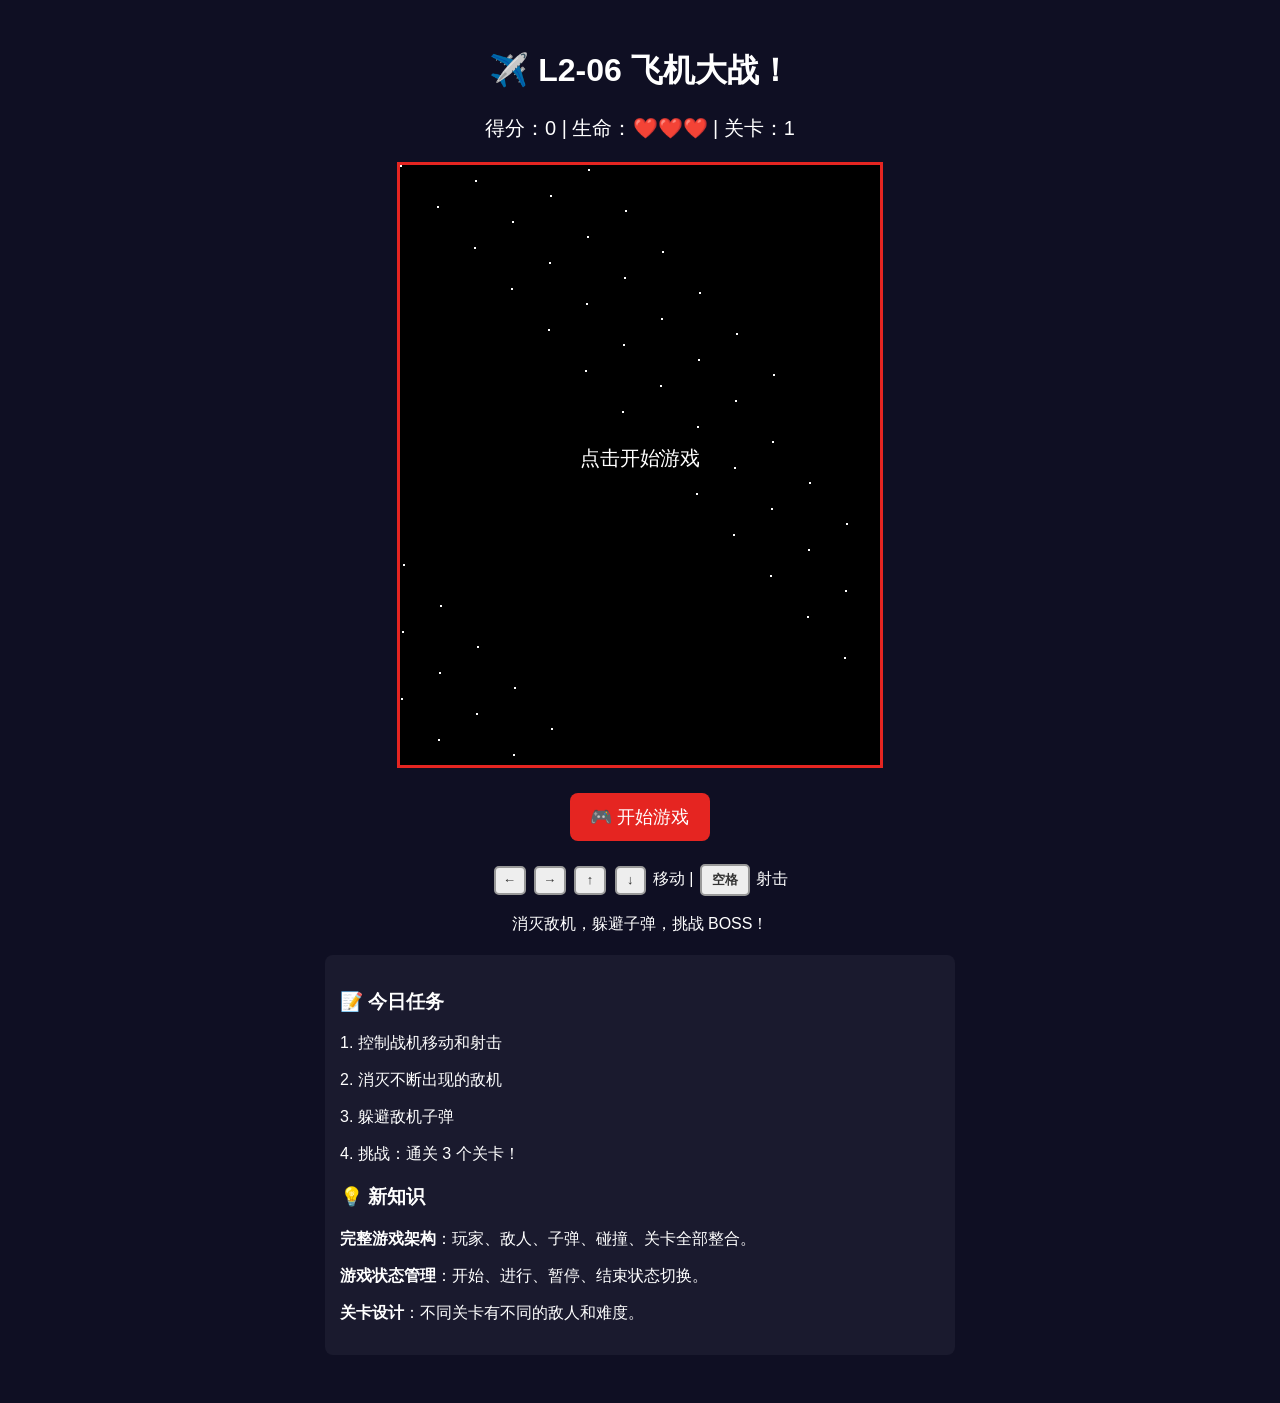
<file: levels/level2/06-plane-war/index.html>
<!DOCTYPE html>
<html lang="zh-CN">
<head>
    <meta charset="UTF-8">
    <meta name="viewport" content="width=device-width, initial-scale=1.0">
    <title>L2-06 飞机大战</title>
    <style>
        body {
            font-family: Arial, sans-serif;
            text-align: center;
            padding: 20px;
            background: #0f0f23;
            color: white;
        }
        #gameCanvas {
            border: 3px solid #E52521;
            background: #000;
            margin: 20px auto;
            display: block;
        }
        .score-board {
            font-size: 20px;
            margin: 10px;
        }
        .controls {
            margin: 20px;
        }
        .controls button {
            font-size: 18px;
            padding: 12px 20px;
            margin: 5px;
            cursor: pointer;
            background: #E52521;
            color: white;
            border: none;
            border-radius: 8px;
        }
        .task {
            background: #1a1a2e;
            padding: 15px;
            margin: 20px auto;
            max-width: 600px;
            border-radius: 8px;
            text-align: left;
        }
        .key {
            display: inline-block;
            background: #eee;
            color: #333;
            border: 2px solid #999;
            border-radius: 5px;
            padding: 5px 10px;
            margin: 2px;
            font-family: monospace;
            font-weight: bold;
        }
    </style>
</head>
<body>
    <h1>✈️ L2-06 飞机大战！</h1>
    
    <div class="score-board">
        得分：<span id="score">0</span> | 生命：<span id="lives">❤️❤️❤️</span> | 关卡：<span id="level">1</span>
    </div>
    
    <canvas id="gameCanvas" width="480" height="600"></canvas>
    
    <div class="controls">
        <button id="startBtn" onclick="startGame()">🎮 开始游戏</button>
        <p>
            <span class="key">←</span> <span class="key">→</span> <span class="key">↑</span> <span class="key">↓</span> 移动 | 
            <span class="key">空格</span> 射击
        </p>
        <p>消灭敌机，躲避子弹，挑战 BOSS！</p>
    </div>
    
    <div class="task">
        <h3>📝 今日任务</h3>
        <p>1. 控制战机移动和射击</p>
        <p>2. 消灭不断出现的敌机</p>
        <p>3. 躲避敌机子弹</p>
        <p>4. 挑战：通关 3 个关卡！</p>
        
        <h3>💡 新知识</h3>
        <p><strong>完整游戏架构</strong>：玩家、敌人、子弹、碰撞、关卡全部整合。</p>
        <p><strong>游戏状态管理</strong>：开始、进行、暂停、结束状态切换。</p>
        <p><strong>关卡设计</strong>：不同关卡有不同的敌人和难度。</p>
    </div>

    <script>
        let canvas = document.getElementById("gameCanvas");
        let ctx = canvas.getContext("2d");
        
        let gameRunning = false;
        let score = 0;
        let lives = 3;
        let level = 1;
        let frameCount = 0;
        
        // 玩家飞机
        let player = {
            x: 220,
            y: 500,
            width: 40,
            height: 40,
            speed: 5
        };
        
        // 子弹数组
        let bullets = [];
        
        // 敌机数组
        let enemies = [];
        
        // 敌机子弹数组
        let enemyBullets = [];
        
        // 爆炸效果数组
        let explosions = [];
        
        // 按键状态
        let keys = {
            left: false,
            right: false,
            up: false,
            down: false,
            shoot: false
        };
        
        let lastShootTime = 0;
        
        // 初始化游戏
        function initGame() {
            score = 0;
            lives = 3;
            level = 1;
            frameCount = 0;
            player.x = 220;
            player.y = 500;
            bullets = [];
            enemies = [];
            enemyBullets = [];
            explosions = [];
            updateUI();
        }
        
        // 更新 UI
        function updateUI() {
            document.getElementById("score").innerText = score;
            document.getElementById("lives").innerText = "❤️".repeat(lives);
            document.getElementById("level").innerText = level;
        }
        
        // 画玩家飞机
        function drawPlayer() {
            // 机身
            ctx.fillStyle = "#4CAF50";
            ctx.beginPath();
            ctx.moveTo(player.x + player.width / 2, player.y);
            ctx.lineTo(player.x, player.y + player.height);
            ctx.lineTo(player.x + player.width / 2, player.y + player.height - 10);
            ctx.lineTo(player.x + player.width, player.y + player.height);
            ctx.closePath();
            ctx.fill();
            
            // 机翼
            ctx.fillStyle = "#2E7D32";
            ctx.fillRect(player.x - 10, player.y + 20, player.width + 20, 10);
            
            // 驾驶舱
            ctx.fillStyle = "#81D4FA";
            ctx.beginPath();
            ctx.arc(player.x + player.width / 2, player.y + 15, 8, 0, Math.PI * 2);
            ctx.fill();
        }
        
        // 发射子弹
        function shoot() {
            let now = Date.now();
            if (now - lastShootTime > 150) { // 射击间隔
                bullets.push({
                    x: player.x + player.width / 2 - 3,
                    y: player.y,
                    width: 6,
                    height: 15,
                    speed: 10
                });
                lastShootTime = now;
            }
        }
        
        // 画子弹
        function drawBullets() {
            ctx.fillStyle = "#FFEB3B";
            for (let b of bullets) {
                ctx.fillRect(b.x, b.y, b.width, b.height);
            }
        }
        
        // 生成敌机
        function spawnEnemy() {
            let size = 40;
            let hp = level; // 关卡越高血量越高
            enemies.push({
                x: Math.random() * (canvas.width - size),
                y: -size,
                width: size,
                height: size,
                speed: Math.random() * 2 + 2 + level,
                hp: hp,
                type: Math.random() > 0.8 ? "shooter" : "normal" // 20% 概率是射击型敌机
            });
        }
        
        // 画敌机
        function drawEnemies() {
            for (let e of enemies) {
                // 机身
                ctx.fillStyle = e.type === "shooter" ? "#FF5252" : "#FF9800";
                ctx.beginPath();
                ctx.moveTo(e.x + e.width / 2, e.y + e.height);
                ctx.lineTo(e.x, e.y);
                ctx.lineTo(e.x + e.width, e.y);
                ctx.closePath();
                ctx.fill();
                
                // 驾驶舱
                ctx.fillStyle = "#333";
                ctx.beginPath();
                ctx.arc(e.x + e.width / 2, e.y + 15, 8, 0, Math.PI * 2);
                ctx.fill();
                
                // 血量显示
                if (e.hp > 1) {
                    ctx.fillStyle = "#F00";
                    ctx.fillRect(e.x, e.y - 8, e.width, 4);
                    ctx.fillStyle = "#0F0";
                    ctx.fillRect(e.x, e.y - 8, e.width * (e.hp / level), 4);
                }
            }
        }
        
        // 敌机射击
        function enemyShoot(e) {
            enemyBullets.push({
                x: e.x + e.width / 2 - 4,
                y: e.y + e.height,
                width: 8,
                height: 8,
                speed: 5
            });
        }
        
        // 画敌机子弹
        function drawEnemyBullets() {
            ctx.fillStyle = "#F44336";
            for (let b of enemyBullets) {
                ctx.beginPath();
                ctx.arc(b.x + b.width / 2, b.y + b.height / 2, b.width / 2, 0, Math.PI * 2);
                ctx.fill();
            }
        }
        
        // 画爆炸效果
        function drawExplosions() {
            for (let i = explosions.length - 1; i >= 0; i--) {
                let exp = explosions[i];
                ctx.fillStyle = `rgba(255, ${exp.frame * 20}, 0, ${1 - exp.frame / 20})`;
                ctx.beginPath();
                ctx.arc(exp.x, exp.y, exp.radius * (1 + exp.frame / 10), 0, Math.PI * 2);
                ctx.fill();
                
                exp.frame++;
                if (exp.frame > 20) {
                    explosions.splice(i, 1);
                }
            }
        }
        
        // 创建爆炸
        function createExplosion(x, y, radius) {
            explosions.push({
                x: x,
                y: y,
                radius: radius,
                frame: 0
            });
        }
        
        // 更新子弹
        function updateBullets() {
            for (let i = bullets.length - 1; i >= 0; i--) {
                let b = bullets[i];
                b.y -= b.speed;
                
                if (b.y < 0) {
                    bullets.splice(i, 1);
                }
            }
        }
        
        // 更新敌机
        function updateEnemies() {
            for (let i = enemies.length - 1; i >= 0; i--) {
                let e = enemies[i];
                e.y += e.speed;
                
                // 射击型敌机会发射子弹
                if (e.type === "shooter" && Math.random() < 0.02) {
                    enemyShoot(e);
                }
                
                // 超出底部
                if (e.y > canvas.height) {
                    enemies.splice(i, 1);
                }
                
                // 子弹碰撞检测
                for (let j = bullets.length - 1; j >= 0; j--) {
                    let b = bullets[j];
                    if (b.x < e.x + e.width &&
                        b.x + b.width > e.x &&
                        b.y < e.y + e.height &&
                        b.y + b.height > e.y) {
                        
                        e.hp--;
                        bullets.splice(j, 1);
                        
                        if (e.hp <= 0) {
                            createExplosion(e.x + e.width / 2, e.y + e.height / 2, 30);
                            score += 100;
                            updateUI();
                            enemies.splice(i, 1);
                        }
                        break;
                    }
                }
                
                // 玩家碰撞检测
                if (player.x < e.x + e.width &&
                    player.x + player.width > e.x &&
                    player.y < e.y + e.height &&
                    player.y + player.height > e.y) {
                    
                    createExplosion(e.x + e.width / 2, e.y + e.height / 2, 30);
                    enemies.splice(i, 1);
                    playerHit();
                }
            }
        }
        
        // 更新敌机子弹
        function updateEnemyBullets() {
            for (let i = enemyBullets.length - 1; i >= 0; i--) {
                let b = enemyBullets[i];
                b.y += b.speed;
                
                if (b.y > canvas.height) {
                    enemyBullets.splice(i, 1);
                }
                
                // 玩家碰撞检测
                if (b.x < player.x + player.width &&
                    b.x + b.width > player.x &&
                    b.y < player.y + player.height &&
                    b.y + b.height > player.y) {
                    
                    enemyBullets.splice(i, 1);
                    playerHit();
                }
            }
        }
        
        // 玩家被击中
        function playerHit() {
            lives--;
            updateUI();
            createExplosion(player.x + player.width / 2, player.y + player.height / 2, 40);
            
            if (lives <= 0) {
                gameOver();
            } else {
                // 重置玩家位置
                player.x = 220;
                player.y = 500;
            }
        }
        
        // 更新玩家位置
        function updatePlayer() {
            if (keys.left && player.x > 0) player.x -= player.speed;
            if (keys.right && player.x < canvas.width - player.width) player.x += player.speed;
            if (keys.up && player.y > 0) player.y -= player.speed;
            if (keys.down && player.y < canvas.height - player.height) player.y += player.speed;
            
            if (keys.shoot) shoot();
        }
        
        // 画星空背景
        function drawStars() {
            ctx.fillStyle = "#FFF";
            for (let i = 0; i < 50; i++) {
                let x = (i * 37 + frameCount / 2) % canvas.width;
                let y = (i * 41 + frameCount) % canvas.height;
                ctx.fillRect(x, y, 2, 2);
            }
        }
        
        // 游戏主循环
        function gameLoop() {
            if (!gameRunning) return;
            
            // 清空画布
            ctx.fillStyle = "#000";
            ctx.fillRect(0, 0, canvas.width, canvas.height);
            
            drawStars();
            drawPlayer();
            drawBullets();
            drawEnemies();
            drawEnemyBullets();
            drawExplosions();
            
            updatePlayer();
            updateBullets();
            updateEnemies();
            updateEnemyBullets();
            
            // 生成敌机
            frameCount++;
            if (frameCount % (60 - level * 5) === 0) {
                spawnEnemy();
            }
            
            // 关卡升级
            if (score >= level * 1000) {
                level++;
                updateUI();
                // 关卡奖励
                lives = Math.min(lives + 1, 5);
                updateUI();
            }
            
            requestAnimationFrame(gameLoop);
        }
        
        // 游戏结束
        function gameOver() {
            gameRunning = false;
            alert("😢 游戏结束！\n最终得分：" + score + "\n到达关卡：" + level);
            document.getElementById("startBtn").innerText = "🎮 重新开始";
        }
        
        // 开始游戏
        function startGame() {
            if (gameRunning) return;
            
            initGame();
            gameRunning = true;
            document.getElementById("startBtn").innerText = "🎮 游戏中...";
            gameLoop();
        }
        
        // 键盘监听
        document.addEventListener("keydown", function(e) {
            if (e.key === "ArrowLeft" || e.key === "a") keys.left = true;
            if (e.key === "ArrowRight" || e.key === "d") keys.right = true;
            if (e.key === "ArrowUp" || e.key === "w") keys.up = true;
            if (e.key === "ArrowDown" || e.key === "s") keys.down = true;
            if (e.key === " ") keys.shoot = true;
        });
        
        document.addEventListener("keyup", function(e) {
            if (e.key === "ArrowLeft" || e.key === "a") keys.left = false;
            if (e.key === "ArrowRight" || e.key === "d") keys.right = false;
            if (e.key === "ArrowUp" || e.key === "w") keys.up = false;
            if (e.key === "ArrowDown" || e.key === "s") keys.down = false;
            if (e.key === " ") keys.shoot = false;
        });
        
        // 初始画面
        ctx.fillStyle = "#000";
        ctx.fillRect(0, 0, canvas.width, canvas.height);
        drawStars();
        ctx.fillStyle = "#FFF";
        ctx.font = "20px Arial";
        ctx.textAlign = "center";
        ctx.fillText("点击开始游戏", canvas.width / 2, 300);
    </script>
</body>
</html>
</file>
